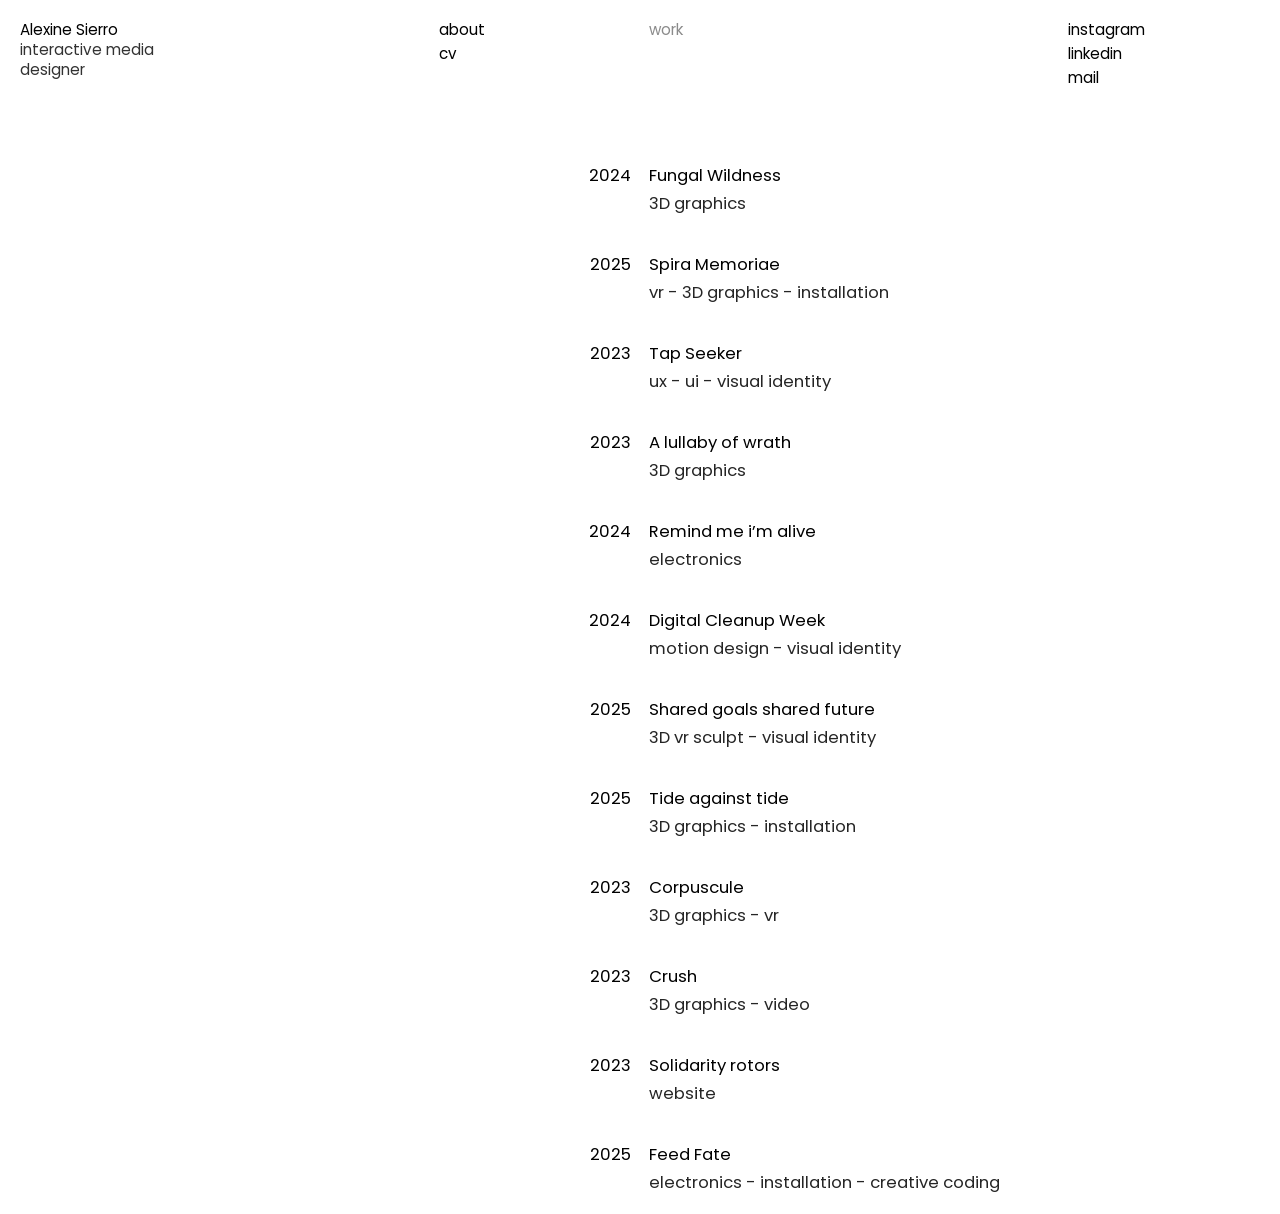
<file: index.html>
<!DOCTYPE html>
<html lang="en">
  <head>
    <meta charset="UTF-8" />
    <meta name="viewport" content="width=device-width, initial-scale=1.0" />
    <title>Alexine Sierro – interactive media designer</title>
    <link rel="stylesheet" href="./style.css" />
  </head>

  <body>
    <!-- MOBILE BLOCK MESSAGE -->
    <div class="mobile-block" aria-hidden="true">
      <p>
        Mobile version coming soon!<br />
        Try it on your laptop &lt;3
      </p>
    </div>

    <div class="layout">
      <!-- GRID (background columns) -->
      <div class="grid">
        <!-- Column 1 -->
        <div class="col col-menu">
          <div class="identity">
            <a href="./index.html" class="identity-link">
              <p class="name">Alexine Sierro</p>
              <p class="role">interactive media designer</p>
            </a>
          </div>
        </div>

        <!-- Column 2 -->
        <div class="col"></div>

        <!-- Column 3 -->
        <div class="col col-menu">
          <nav class="nav">
            <a href="#/about" data-section="about">about</a>
            <a href="#/cv" data-section="cv">cv</a>
          </nav>
        </div>

        <!-- Column 4 -->
        <div class="col col-menu">
          <nav class="nav">
            <a href="#/work" data-section="work">work</a>
          </nav>
        </div>

        <!-- Column 5 -->
        <div class="col"></div>

        <!-- Column 6 -->
        <div class="col col-menu">
          <nav class="nav">
            <a
              href="https://www.instagram.com/alex_sierro/"
              target="_blank"
              rel="noopener"
              >instagram</a
            >
            <a
              href="https://ch.linkedin.com/in/alexine-sierro-957480382"
              target="_blank"
              rel="noopener"
              >linkedin</a
            >
            <a href="mailto:sierroalex01@gmail.com?subject=%F0%9F%92%8C"
              >mail</a
            >
          </nav>
        </div>
      </div>

      <!-- OVERLAY (content that changes) -->
      <div class="overlay" aria-live="polite">
        <!-- ABOUT -->
        <div class="content about" data-content="about">
          <p>
          Alexine Sierro is an interactive media designer based in Vevey (CH), recently graduated from ECAL. Driven by an interest in visual communication and innovation, she works across 3D, interactive installations, virtual reality, and motion design. Combining visual experimentation, emerging technologies, and conceptual research, she develops distinctive visual languages and immersive experiences that challenge conventions and explore new ways of communicating concepts.
          </p>
          <p>
            Combining reflection and experimentation, she develops work that is
            conceptually rigorous and bridges form and idea.
          </p>
        </div>

        <!-- CV -->
        <div class="content cv" data-content="cv">
          <!-- COL 1: CURSUS -->
          <section class="cv-block cv-cursus">
            <h3 class="cv-title">Cursus</h3>

            <div class="cv-rows">
              <div class="cv-row">
                <div class="cv-year">August 2025 - Present</div>
                <div class="cv-text">
                  Marketing and <br />visual communication intern<br />
                  Millennium, Crissier
                </div>
              </div>
              <div class="cv-row">
                <div class="cv-year">2025</div>
                <div class="cv-text">
                  Visual &amp; media designer for theatre scene<br />
                  Avalanche studio, Montreux
                </div>
              </div>

              <div class="cv-row">
                <div class="cv-year">2022 - 2025</div>
                <div class="cv-text">
                  Bachelor in visual communication<br />
                  interactive media design option<br />
                  ECAL, Lausanne
                </div>
              </div>

              <div class="cv-row">
                <div class="cv-year">2022 - 2023 :</div>
                <div class="cv-text">
                  Event management<br />
                  association committee member<br />
                  NED, Montreux
                </div>
              </div>

              <div class="cv-row">
                <div class="cv-year">2021 - 2022</div>
                <div class="cv-text">
                  Foundation year<br />
                  interactive media design option<br />
                  ECAL, Lausanne
                </div>
              </div>

              <div class="cv-row">
                <div class="cv-year">2021</div>
                <div class="cv-text">
                  Federal baccalaureate in<br />
                  psychology<br />
                  Gymnase de Burier, La-tour-de-peilz
                </div>
              </div>

              <div class="cv-row">
                <div class="cv-year">2017</div>
                <div class="cv-text">
                  Internship in documentary<br />
                  information assistant<br />
                  Bibliothèque de Blonay
                </div>
              </div>
            </div>
          </section>

          <!-- COLS 3–4: PRESENCE -->
          <section class="cv-block cv-presence">
            <h3 class="cv-title">Presence</h3>

            <div class="cv-rows">
                <div class="cv-row">
                <div class="cv-year">2026</div>
                <div class="cv-text">MESH festival, Switzerland<br /></div>
              </div>

              <div class="cv-row">
                <div class="cv-year">2026</div>
                <div class="cv-text">
                  Art of progress prize, Switzerland<br />
                </div>
              </div>
              <div class="cv-row">
                <div class="cv-year">2025</div>
                <div class="cv-text">
                  GIFF, Switzerland<br />
                  Exhibition of her installation <br />"Spira Memoriae"
                </div>
              </div>

              <div class="cv-row">
                <div class="cv-year">2024</div>
                <div class="cv-text">
                  KIKK, Belgium<br />
                  Projection of the video clip “Crush”
                </div>
              </div>

              <div class="cv-row">
                <div class="cv-year">2024</div>
                <div class="cv-text">
                  Digital Dreams Festival, Switzerland<br />
                </div>
              </div>

              <div class="cv-row">
                <div class="cv-year">2024</div>
                <div class="cv-text">YOUR ART, Switzerland<br /></div>
              </div>

              <div class="cv-row">
                <div class="cv-year">2023</div>
                <div class="cv-text">
                  DA Z, Switzerland<br />
                  Projection of the sequence <br />
                  “A lullaby of warth”
                </div>
              </div>

              <div class="cv-row">
                <div class="cv-year">2023</div>
                <div class="cv-text">HYPEROUEST, Switzerland<br /></div>
              </div>

              <div class="cv-row">
                <div class="cv-year">2023</div>
                <div class="cv-text">
                  Numerik Games Festival, Switzerland<br />
                </div>
              </div>
            </div>
          </section>

          <!-- COL 5: NOMINATIONS -->
          <section class="cv-block cv-nominations">
            <h3 class="cv-title">Nominations</h3>

            <div class="cv-rows">
              <div class="cv-row">
                <div class="cv-year">2026</div>
                <div class="cv-text">
                  Top 10 finalist at the Art of Progress Prize for Spira
                  Memoriae
                </div>
              </div>
<div class="cv-row">
                <div class="cv-year">2026</div>
                <div class="cv-text">
                  Awarded the Bronze at the "New One Awards" for Spira Memoriae,
                  Digital Media Design category
                </div>
              </div>
              
              <div class="cv-row">
                <div class="cv-year">2025</div>
                <div class="cv-text">
                  Awarded of the “Prix Giff” for her Bachelor’s Project, Spira Memoriae
                </div>
              </div>

              <div class="cv-row">
                <div class="cv-year">2023</div>
                <div class="cv-text">
                  Selected for her visual identity for the Digital Clean-up Week, HES-SO
                </div>
              </div>
            </div>
          </section>

          <!-- COL 6 (RIGHTMOST): SKILLS (UNDER SOCIAL LINKS VISUALLY) -->
          <section class="cv-block cv-skills">
            <h3 class="cv-title">Knowledges</h3>
            <div class="cv-list">
              <p>3D imagery</p>
              <p>motion graphics</p>
              <p>creative coding</p>
              <p>ui/ux design</p>
              <p>electronics</p>
              <p>virtual reality</p>
              <p>mapping projection</p>
              <p>installation</p>
            </div>

            <h3 class="cv-title cv-title-spaced">Languages</h3>
            <div class="cv-list">
              <p>french : native</p>
              <p>english : advanced</p>
              <p>italian : basics</p>
              <p>german : basics</p>
            </div>
          </section>
        </div>

        <!-- WORK -->
        <div class="content work" data-content="work">
          <ul class="work-list">
            <!-- 2024 -->
            <li
              class="work-item"
              data-project="fungal-wildness"
              data-preview="./media/fungal-wildness/img1.png"
              data-href="./fungal-wildness.html"
            >
              <span class="year">2024</span>
              <span class="meta">
                <span class="title">Fungal Wildness</span>
                <span class="tag">3D graphics</span>
              </span>
            </li>
            <li class="work-preview" aria-hidden="true">
              <div class="preview-spacer">
                <img class="preview-inline-img" alt="" />
              </div>
            </li>

            <!-- 2023 -->
            <li
              class="work-item"
              data-project="spira-memoriae"
              data-preview="./media/Spira-memoriae/SpiraMemoriae1.jpg"
              data-href="./spira-memoriae.html"
            >
              <span class="year">2025</span>
              <span class="meta">
                <span class="title">Spira Memoriae</span>
                <span class="tag">vr - 3D graphics - installation</span>
              </span>
            </li>
            <li class="work-preview" aria-hidden="true">
              <div class="preview-spacer">
                <img class="preview-inline-img" alt="" />
              </div>
            </li>

            <li
              class="work-item"
              data-project="tap-seeker"
              data-preview="./media/tap-seeker/tap-seeker1.jpg"
              data-href="./ tap-seeker.html"
            >
              <span class="year">2023</span>
              <span class="meta">
                <span class="title">Tap Seeker</span>
                <span class="tag">ux - ui - visual identity</span>
              </span>
            </li>
            <li class="work-preview" aria-hidden="true">
              <div class="preview-spacer">
                <img class="preview-inline-img" alt="" />
              </div>
            </li>

            <li
              class="work-item"
              data-project="a-lullaby-of-warth"
              data-preview="./media/a-lullaby-of-warth/a-lullaby-of-warth-3.jpg"
              data-href="./a-lullaby-of-wrath.html"
            >
              <span class="year">2023</span>
              <span class="meta">
                <span class="title">A lullaby of wrath</span>
                <span class="tag">3D graphics</span>
              </span>
            </li>
            <li class="work-preview" aria-hidden="true">
              <div class="preview-spacer">
                <img class="preview-inline-img" alt="" />
              </div>
            </li>

            <li
              class="work-item"
              data-project="remind-me-im-alive"
              data-preview="./media/remind-me-i-m-alive/remind-me-i-m-alive1.png"
              data-href="./remind-me-im-alive.html"
            >
              <span class="year">2024</span>
              <span class="meta">
                <span class="title">Remind me i’m alive</span>
                <span class="tag">electronics</span>
              </span>
            </li>
            <li class="work-preview" aria-hidden="true">
              <div class="preview-spacer">
                <img class="preview-inline-img" alt="" />
              </div>
            </li>

            <li
              class="work-item"
              data-project="digital-cleanup-week"
              data-preview="./media/digital-cleanup-week/Digital-cleanup-week1.jpg"
              data-href="./digital-cleanup-week.html"
            >
              <span class="year">2024</span>
              <span class="meta">
                <span class="title">Digital Cleanup Week</span>
                <span class="tag">motion design - visual identity</span>
              </span>
            </li>
            <li class="work-preview" aria-hidden="true">
              <div class="preview-spacer">
                <img class="preview-inline-img" alt="" />
              </div>
            </li>

            <li
              class="work-item"
              data-project="shared-goals-shared-future"
              data-preview="./media/shared-goal-shared-future/shared-goal-shared-future1.jpg"
              data-href="./shared-goals-shared-future.html"
            >
              <span class="year">2025</span>
              <span class="meta">
                <span class="title">Shared goals shared future</span>
                <span class="tag">3D vr sculpt - visual identity</span>
              </span>
            </li>
            <li class="work-preview" aria-hidden="true">
              <div class="preview-spacer">
                <img class="preview-inline-img" alt="" />
              </div>
            </li>

            <li
              class="work-item"
              data-project="tide-against-tide"
              data-preview="./media/tide-against-tide/tide-against-tide1.jpg"
              data-href="./tide-against-tide.html"
            >
              <span class="year">2025</span>
              <span class="meta">
                <span class="title">Tide against tide</span>
                <span class="tag">3D graphics - installation</span>
              </span>
            </li>
            <li class="work-preview" aria-hidden="true">
              <div class="preview-spacer">
                <img class="preview-inline-img" alt="" />
              </div>
            </li>

            <li
              class="work-item"
              data-project="corpuscule"
              data-preview="./media/corpuscule/Corpuscule_img1.png"
              data-href="./corpuscule.html"
            >
              <span class="year">2023</span>
              <span class="meta">
                <span class="title">Corpuscule</span>
                <span class="tag">3D graphics - vr</span>
              </span>
            </li>
            <li class="work-preview" aria-hidden="true">
              <div class="preview-spacer">
                <img class="preview-inline-img" alt="" />
              </div>
            </li>

            <li
              class="work-item"
              data-project="crush"
              data-preview="./media/crush/crush1.png"
              data-href="./ crush.html"
            >
              <span class="year">2023</span>
              <span class="meta">
                <span class="title">Crush</span>
                <span class="tag">3D graphics - video</span>
              </span>
            </li>
            <li class="work-preview" aria-hidden="true">
              <div class="preview-spacer">
                <img class="preview-inline-img" alt="" />
              </div>
            </li>

            <li
              class="work-item"
              data-project="solidarity-rotors"
              data-preview="./media/solidatiry-rotors/solidarity-rotors.jpg"
              data-href="./solidarity-rotors.html"
            >
              <span class="year">2023</span>
              <span class="meta">
                <span class="title">Solidarity rotors</span>
                <span class="tag">website</span>
              </span>
            </li>
            <li class="work-preview" aria-hidden="true">
              <div class="preview-spacer">
                <img class="preview-inline-img" alt="" />
              </div>
            </li>

            <li
              class="work-item"
              data-project="feed-fate"
              data-preview="./media/Feed-fate/FF_Captures.jpg"
              data-href="./feed-fate.html"
            >
              <span class="year">2025</span>
              <span class="meta">
                <span class="title">Feed Fate</span>
                <span class="tag"
                  >electronics - installation - creative coding</span
                >
              </span>
            </li>
            <li class="work-preview" aria-hidden="true">
              <div class="preview-spacer">
                <img class="preview-inline-img" alt="" />
              </div>
            </li>
          </ul>
        </div>
      </div>
    </div>

    <script src="./script.js"></script>
  </body>
</html>
</file>
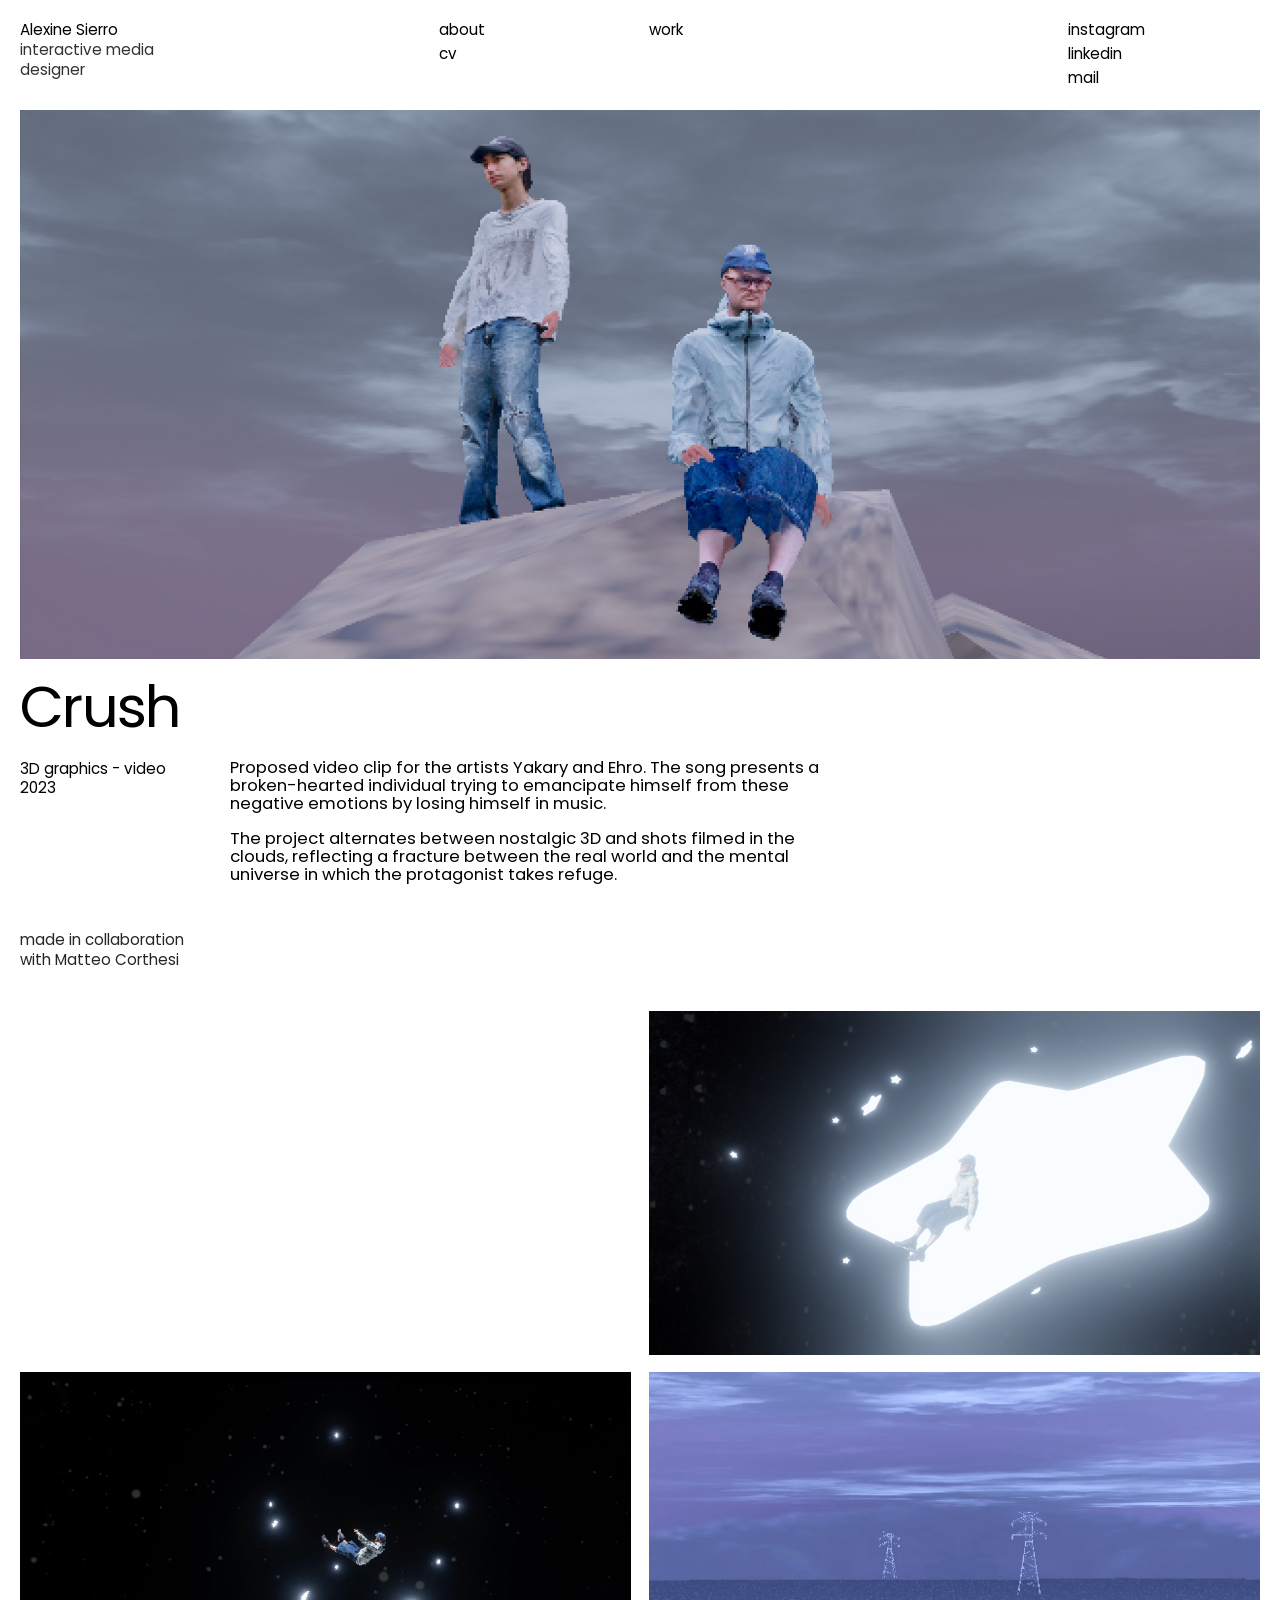
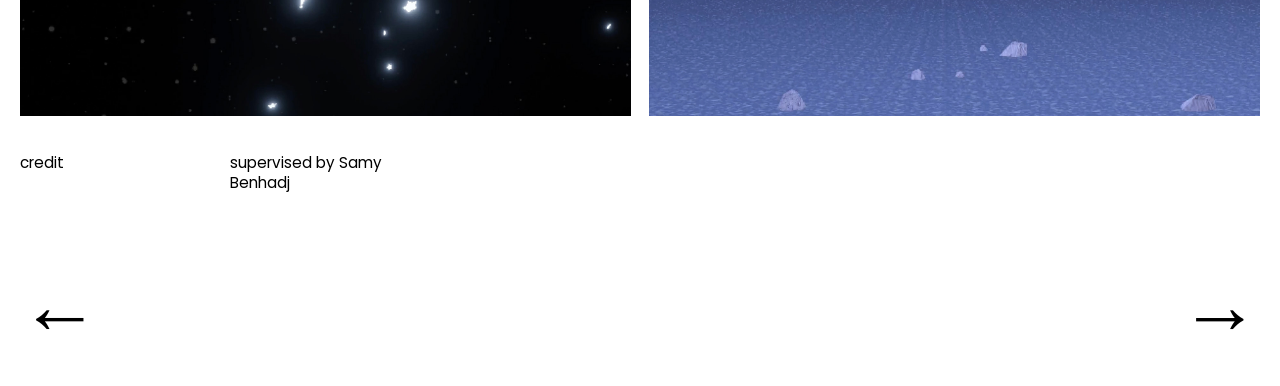
<file:  crush.html>
<!DOCTYPE html>
<html lang="en">
  <head>
    <meta charset="UTF-8" />
    <meta name="viewport" content="width=device-width, initial-scale=1.0" />
    <title>Crush – Alexine Sierro</title>
    <link rel="stylesheet" href="./style.css" />
    <script src="./script.js" defer></script>
  </head>

  <body class="is-project">
    <div class="mobile-block">
      <p>Mobile version coming soon!<br />Try it on your laptop &lt;3</p>
    </div>
    <div class="layout">
      <!-- GRID -->
      <div class="grid">
        <!-- Column 1 -->
        <div class="col col-menu">
          <div class="identity">
            <a href="./index.html" class="identity-link">
              <p class="name">Alexine Sierro</p>
              <p class="role">interactive media designer</p>
            </a>
          </div>
        </div>

        <!-- Column 2 -->
        <div class="col"></div>

        <!-- Column 3 -->
        <div class="col col-menu">
          <nav class="nav">
            <a href="./index.html#/about">about</a>
            <a href="./index.html#/cv">cv</a>
          </nav>
        </div>

        <!-- Column 4 -->
        <div class="col col-menu">
          <nav class="nav">
            <a href="./index.html#/work">work</a>
          </nav>
        </div>

        <!-- Column 5 -->
        <div class="col"></div>

        <!-- Column 6 -->
        <div class="col col-menu">
          <nav class="nav">
            <a href="https://instagram.com" target="_blank" rel="noopener"
              >instagram</a
            >
            <a href="https://linkedin.com" target="_blank" rel="noopener"
              >linkedin</a
            >
            <a href="mailto:hello@email.com">mail</a>
          </nav>
        </div>
      </div>

      <!-- OVERLAY -->
      <div class="overlay">
        <article class="project">
          <!-- HERO (TOP IMAGE = img2) -->
          <figure class="project-hero">
            <img src="./media/crush/crush1.jpg" alt="" />
          </figure>

          <!-- TITLE -->
          <h1 class="project-title">Crush</h1>

          <!-- META + TEXT -->
          <div class="project-meta">
            <div class="project-meta-left">
              <p>3D graphics - video</p>
              <p>2023</p>
            </div>

            <div class="project-meta-right">
              <p>
                Proposed video clip for the artists Yakary and Ehro. The song
                presents a broken-hearted individual trying to emancipate
                himself from these negative emotions by losing himself in music.
              </p>
              <p>
                The project alternates between nostalgic 3D and shots filmed in
                the clouds, reflecting a fracture between the real world and the
                mental universe in which the protagonist takes refuge.
              </p>
            </div>
          </div>
          <div class="project-collab">
            <p>made in collaboration with Matteo Corthesi</p>
          </div>

          <!-- BIG IMAGES (BOTTOM) -->

          <div class="project-gallery">
            <div class="project-video">
              <iframe
                src="https://www.youtube.com/embed/5sPISJ6vYn4?autoplay=1&mute=1&loop=1&playlist=xsz2r_Bp7aE&controls=1&rel=0"
                frameborder="0"
                allow="autoplay; fullscreen; picture-in-picture"
                allowfullscreen
              ></iframe>
            </div>

            <img class="gallery-right" src="./media/crush/crush2.png" alt="" />
            <img class="gallery-left" src="./media/crush/crush3.jpg" alt="" />
            <img class="gallery-right" src="./media/crush/crush4.jpg" alt="" />
          </div>

          <!-- LIGHTBOX (click image to enlarge) -->
          <div class="lightbox" id="lightbox" aria-hidden="true">
            <img class="lightbox-img" alt="" />
          </div>

          <!-- CREDITS (BOTTOM TEXTS) -->
          <div class="project-credits">
            <p class="credits-label">credit</p>
            <p class="credits-a">supervised by Samy Benhadj</p>
          </div>
          <nav class="project-nav">
            <a class="project-back-bottom arrow" href="./corpuscule.html">←</a>
            <a class="project-next arrow" href="./solidarity-rotors.html">→</a>
          </nav>
        </article>
      </div>
    </div>
  </body>
</html>
</file>
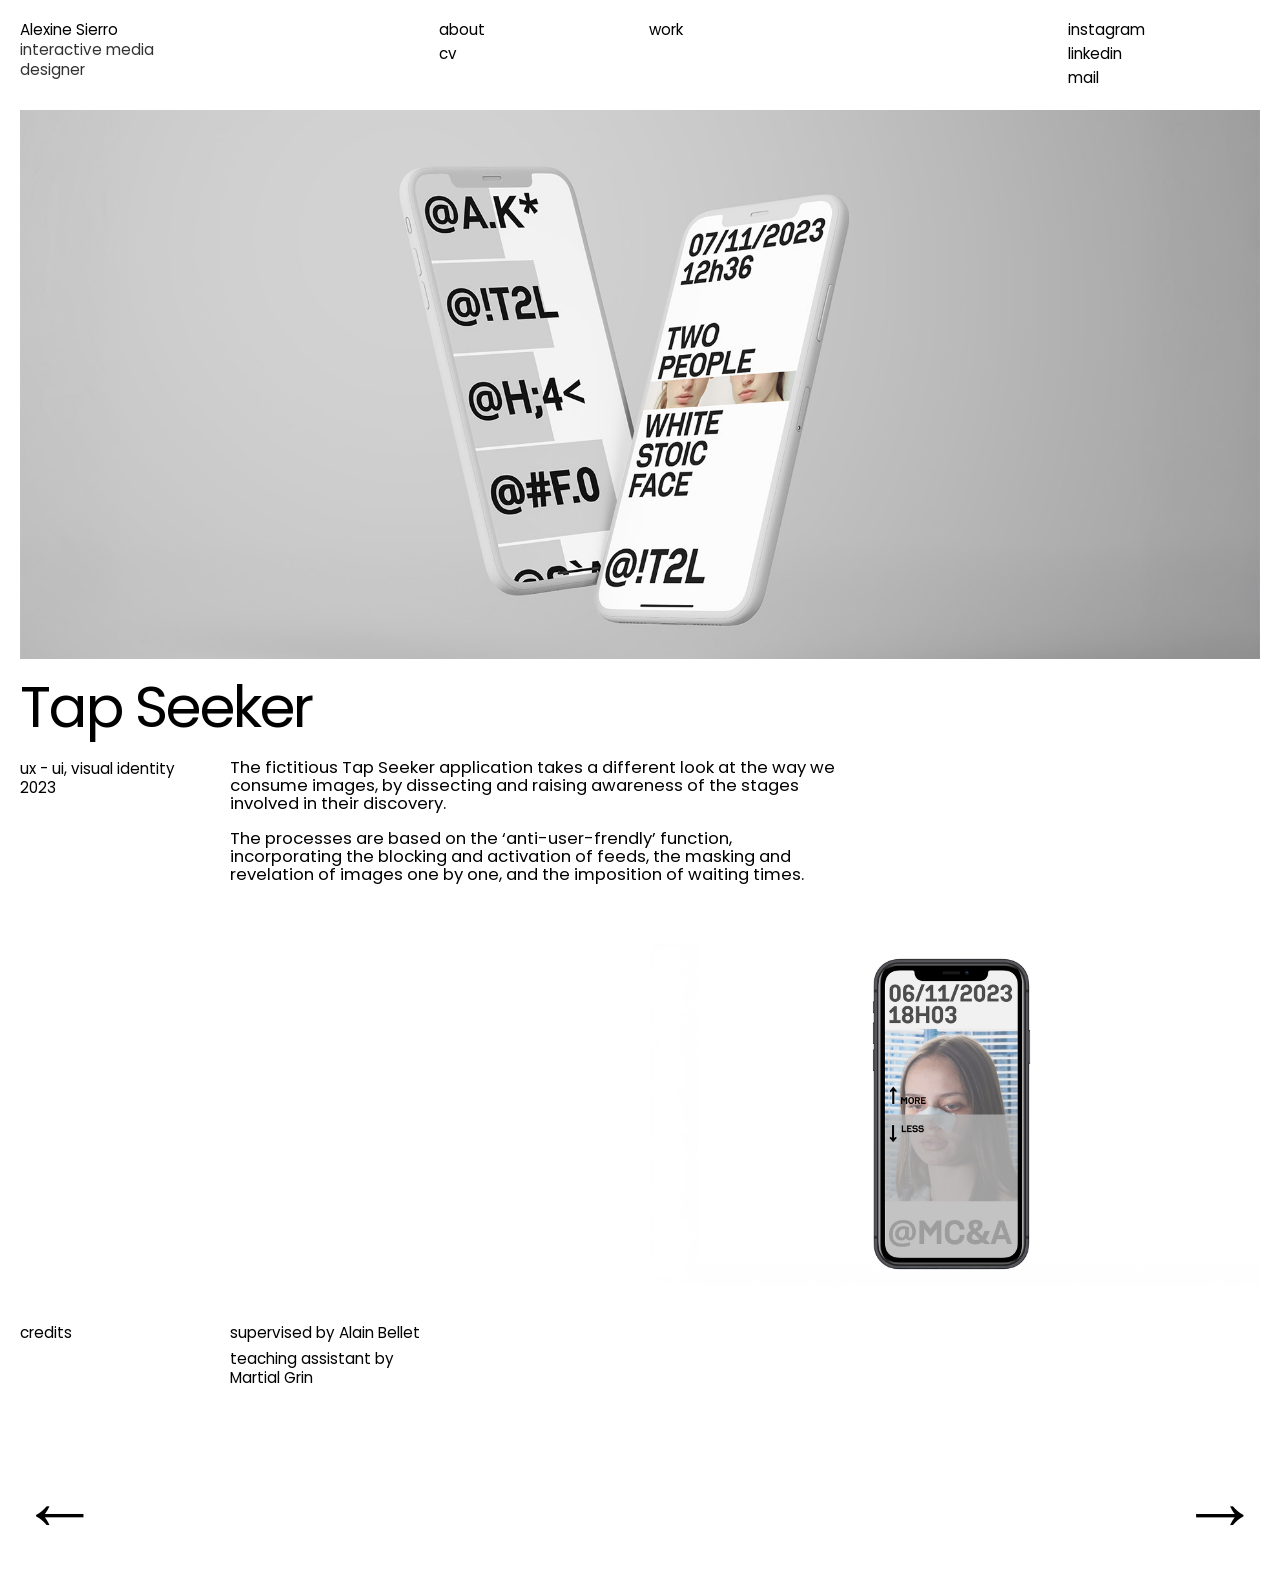
<file:  tap-seeker.html>
<!DOCTYPE html>
<html lang="en">
  <head>
    <meta charset="UTF-8" />
    <meta name="viewport" content="width=device-width, initial-scale=1.0" />
    <title>Tap Seeker – Alexine Sierro</title>
    <link rel="stylesheet" href="./style.css" />
    <script src="./script.js" defer></script>
  </head>

  <body class="is-project">
    <div class="mobile-block">
      <p>Mobile version coming soon!<br />Try it on your laptop &lt;3</p>
    </div>
    <div class="layout">
      <!-- GRID -->
      <div class="grid">
        <!-- Column 1 -->
        <div class="col col-menu">
          <div class="identity">
            <a href="./index.html" class="identity-link">
              <p class="name">Alexine Sierro</p>
              <p class="role">interactive media designer</p>
            </a>
          </div>
        </div>

        <!-- Column 2 -->
        <div class="col"></div>

        <!-- Column 3 -->
        <div class="col col-menu">
          <nav class="nav">
            <a href="./index.html#/about">about</a>
            <a href="./index.html#/cv">cv</a>
          </nav>
        </div>

        <!-- Column 4 -->
        <div class="col col-menu">
          <nav class="nav">
            <a href="./index.html#/work">work</a>
          </nav>
        </div>

        <!-- Column 5 -->
        <div class="col"></div>

        <!-- Column 6 -->
        <div class="col col-menu">
          <nav class="nav">
            <a href="https://instagram.com" target="_blank" rel="noopener"
              >instagram</a
            >
            <a href="https://linkedin.com" target="_blank" rel="noopener"
              >linkedin</a
            >
            <a href="mailto:hello@email.com">mail</a>
          </nav>
        </div>
      </div>

      <!-- OVERLAY -->
      <div class="overlay">
        <article class="project">
          <!-- HERO (TOP IMAGE = img2) -->
          <figure class="project-hero">
            <img src="./media/tap-seeker/tap-seeker3.jpg" alt="" />
          </figure>

          <!-- TITLE -->
          <h1 class="project-title">Tap Seeker</h1>

          <!-- META + TEXT -->
          <div class="project-meta">
            <div class="project-meta-left">
              <p>ux - ui, visual identity</p>
              <p>2023</p>
            </div>

            <div class="project-meta-right">
              <p>
                The fictitious Tap Seeker application takes a different look at
                the way we consume images, by dissecting and raising awareness
                of the stages involved in their discovery.
              </p>
              <p>
                The processes are based on the ‘anti-user-frendly’ function,
                incorporating the blocking and activation of feeds, the masking
                and revelation of images one by one, and the imposition of
                waiting times.
              </p>
            </div>
          </div>

          <!-- BIG IMAGES (BOTTOM) -->
          <div class="project-gallery">
            <div class="project-video">
              <iframe
                src="https://www.youtube.com/embed/ySg5zdv85cw?autoplay=1&mute=1&loop=1&playlist=ySg5zdv85cw&controls=1&rel=0"
                frameborder="0"
                allow="autoplay; fullscreen; picture-in-picture"
                allowfullscreen
              ></iframe>
            </div>

            <img
              class="gallery-right"
              src="./media/tap-seeker/tap-seeker2.jpg"
              alt=""
            />
          </div>

          <!-- LIGHTBOX (click image to enlarge) -->
          <div class="lightbox" id="lightbox" aria-hidden="true">
            <img class="lightbox-img" alt="" />
          </div>

          <!-- CREDITS (BOTTOM TEXTS) -->
          <div class="project-credits">
            <p class="credits-label">credits</p>
            <p class="credits-a">supervised by Alain Bellet</p>
            <p class="credits-b">teaching assistant by Martial Grin</p>
          </div>

          <nav class="project-nav">
            <a class="project-back-bottom arrow" href="./spira-memoriae.html"
              >←</a
            >
            <a class="project-next arrow" href="./a-lullaby-of-wrath.html">→</a>
          </nav>
        </article>
      </div>
    </div>
  </body>
</html>
</file>
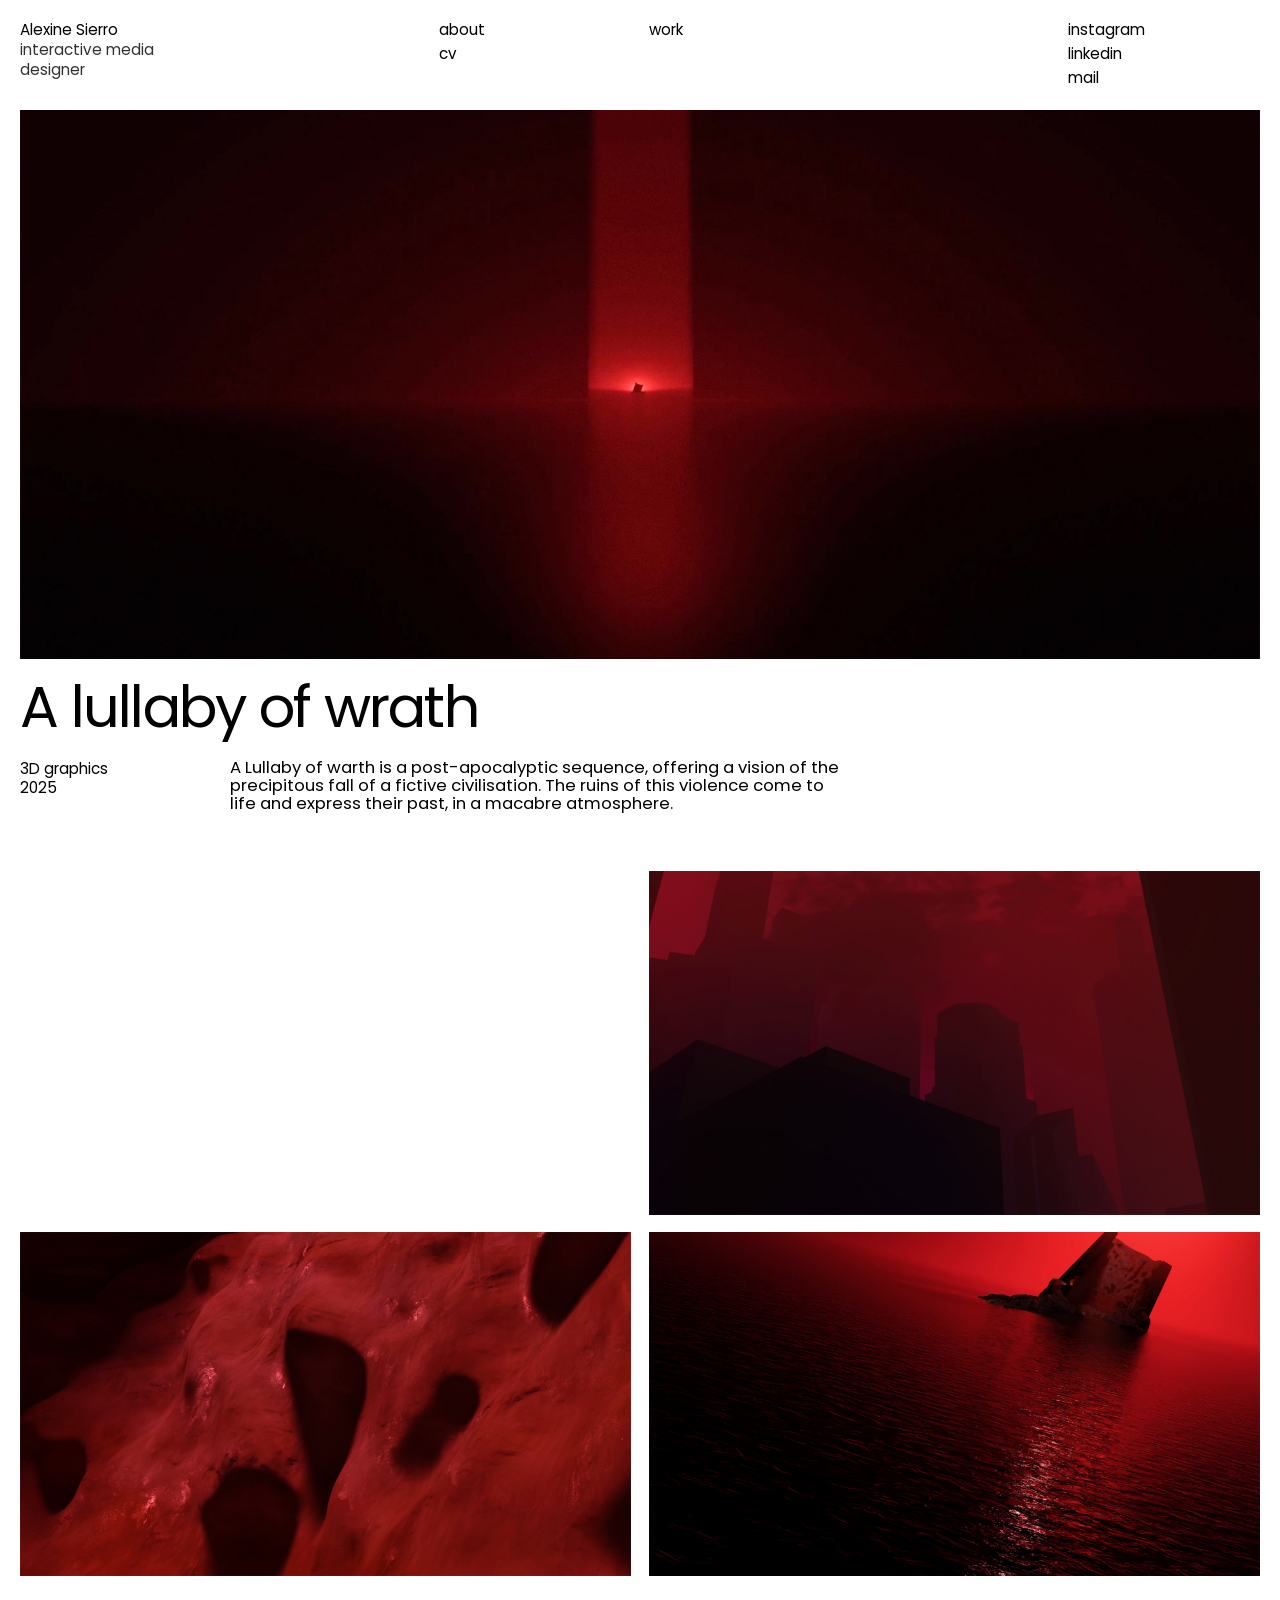
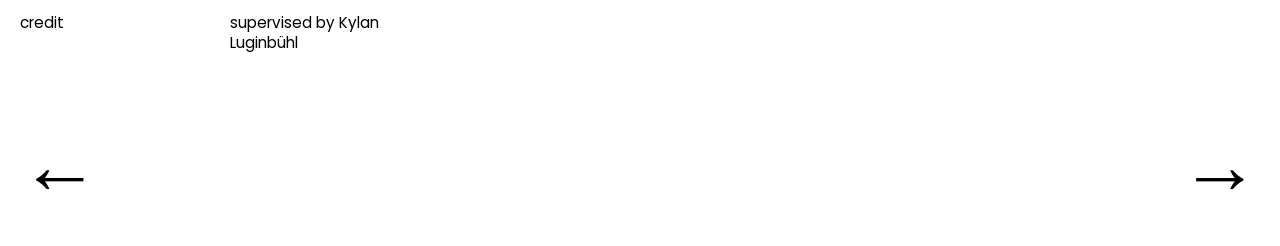
<file: a-lullaby-of-wrath.html>
<!DOCTYPE html>
<html lang="en">
  <head>
    <meta charset="UTF-8" />
    <meta name="viewport" content="width=device-width, initial-scale=1.0" />
    <title>A lullaby of warth – Alexine Sierro</title>
    <link rel="stylesheet" href="./style.css" />
    <script src="./script.js" defer></script>
  </head>

  <body class="is-project">
    <div class="mobile-block">
      <p>Mobile version coming soon!<br />Try it on your laptop &lt;3</p>
    </div>
    <div class="layout">
      <!-- GRID -->
      <div class="grid">
        <!-- Column 1 -->
        <div class="col col-menu">
          <div class="identity">
            <a href="./index.html" class="identity-link">
              <p class="name">Alexine Sierro</p>
              <p class="role">interactive media designer</p>
            </a>
          </div>
        </div>

        <!-- Column 2 -->
        <div class="col"></div>

        <!-- Column 3 -->
        <div class="col col-menu">
          <nav class="nav">
            <a href="./index.html#/about">about</a>
            <a href="./index.html#/cv">cv</a>
          </nav>
        </div>

        <!-- Column 4 -->
        <div class="col col-menu">
          <nav class="nav">
            <a href="./index.html#/work">work</a>
          </nav>
        </div>

        <!-- Column 5 -->
        <div class="col"></div>

        <!-- Column 6 -->
        <div class="col col-menu">
          <nav class="nav">
            <a href="https://instagram.com" target="_blank" rel="noopener"
              >instagram</a
            >
            <a href="https://linkedin.com" target="_blank" rel="noopener"
              >linkedin</a
            >
            <a href="mailto:hello@email.com">mail</a>
          </nav>
        </div>
      </div>

      <!-- OVERLAY -->
      <div class="overlay">
        <article class="project">
          <!-- HERO (TOP IMAGE = img2) -->
          <figure class="project-hero">
            <img
              src="./media/a-lullaby-of-warth/a-lullaby-of-warth-4.jpg"
              alt=""
            />
          </figure>

          <!-- TITLE -->
          <h1 class="project-title">A lullaby of wrath</h1>

          <!-- META + TEXT -->
          <div class="project-meta">
            <div class="project-meta-left">
              <p>3D graphics</p>
              <p>2025</p>
            </div>

            <div class="project-meta-right">
              <p>
                A Lullaby of warth is a post-apocalyptic sequence, offering a
                vision of the precipitous fall of a fictive civilisation. The
                ruins of this violence come to life and express their past, in a
                macabre atmosphere.
              </p>
            </div>
          </div>

          <!-- BIG IMAGES (BOTTOM) -->
          <div class="project-gallery">
            <div class="project-video">
              <iframe
                src="https://player.vimeo.com/video/797631494?fl=pl&fe=cm#t=1m6s"
                frameborder="0"
                allow="autoplay; fullscreen; picture-in-picture"
                allowfullscreen
              ></iframe>
            </div>

            <img
              class="gallery-right"
              src="./media/a-lullaby-of-warth/a-lullaby-of-warth-1.jpg"
              alt=""
            />

            <!-- Row 2 -->
            <img
              class="gallery-left"
              src="./media/a-lullaby-of-warth/a-lullaby-of-warth-2.jpg"
              alt=""
            />

            <img
              class="gallery-right"
              src="./media/a-lullaby-of-warth/a-lullaby-of-warth-5.jpg"
              alt=""
            />
          </div>

          <!-- LIGHTBOX (click image to enlarge) -->
          <div class="lightbox" id="lightbox" aria-hidden="true">
            <img class="lightbox-img" alt="" />
          </div>

          <!-- CREDITS (BOTTOM TEXTS) -->
          <div class="project-credits">
            <p class="credits-label">credit</p>
            <p class="credits-a">supervised by Kylan Luginbühl</p>
          </div>
          <nav class="project-nav">
            <a class="project-back-bottom arrow" href="./ tap-seeker.html">←</a>
            <a class="project-next arrow" href="./remind-me-im-alive.html">→</a>
          </nav>
        </article>
      </div>
    </div>
  </body>
</html>
</file>
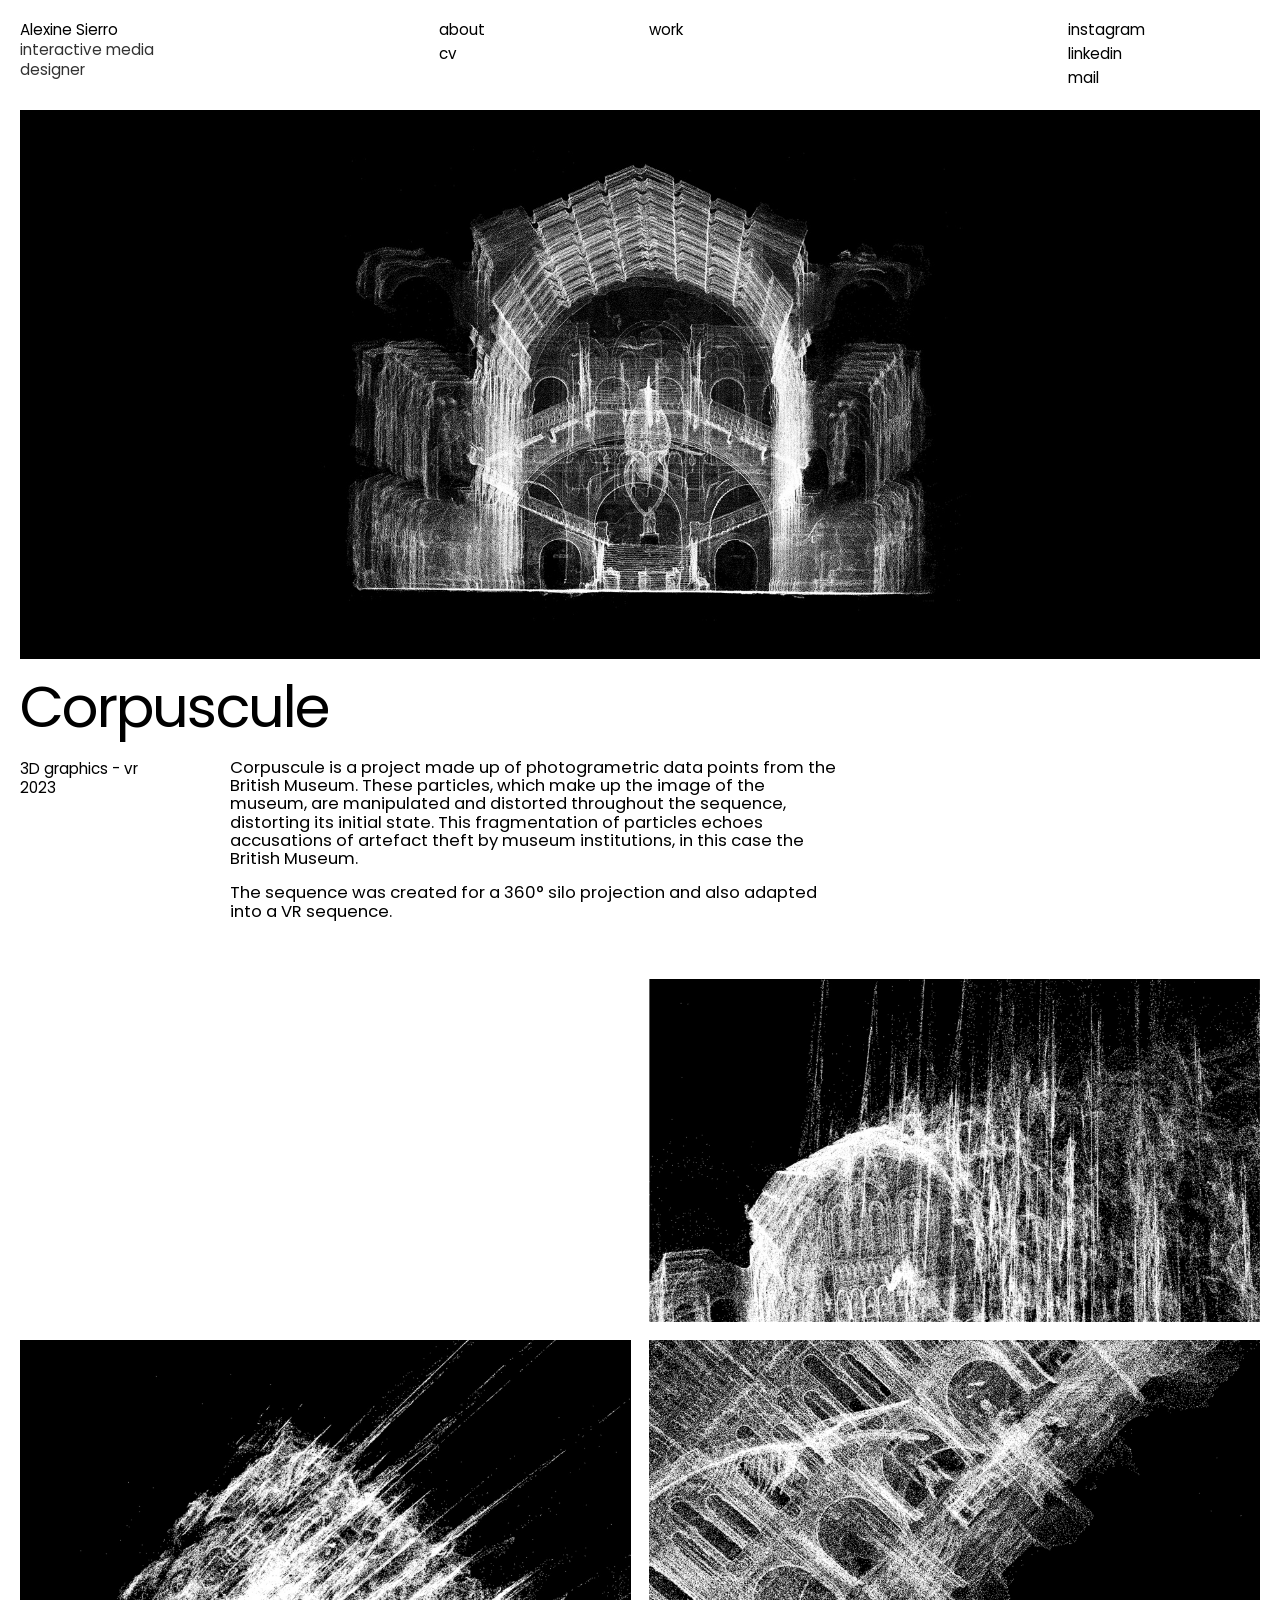
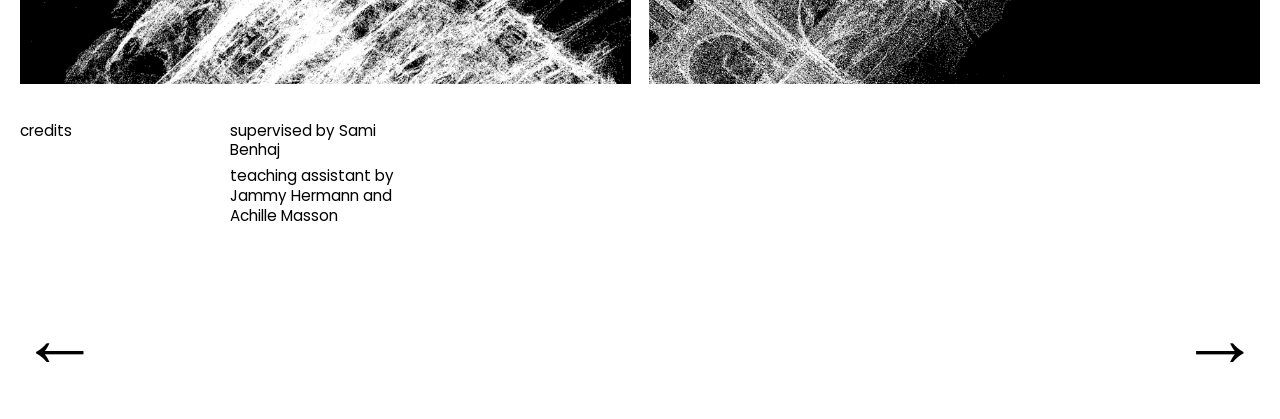
<file: corpuscule.html>
<!DOCTYPE html>
<html lang="en">
  <head>
    <meta charset="UTF-8" />
    <meta name="viewport" content="width=device-width, initial-scale=1.0" />
    <title>Corpuscule – Alexine Sierro</title>
    <link rel="stylesheet" href="./style.css" />
    <script src="./script.js" defer></script>
  </head>

  <body class="is-project">
     <div class="mobile-block">
    <p>Mobile version coming soon!<br />Try it on your laptop &lt;3</p>
  </div>
    <div class="layout">
      <!-- GRID -->
      <div class="grid">
        <!-- Column 1 -->
        <div class="col col-menu">
          <div class="identity">
            <a href="./index.html" class="identity-link">
              <p class="name">Alexine Sierro</p>
              <p class="role">interactive media designer</p>
            </a>
          </div>
        </div>

        <!-- Column 2 -->
        <div class="col"></div>

        <!-- Column 3 -->
        <div class="col col-menu">
          <nav class="nav">
            <a href="./index.html#/about">about</a>
            <a href="./index.html#/cv">cv</a>
          </nav>
        </div>

        <!-- Column 4 -->
        <div class="col col-menu">
          <nav class="nav">
            <a href="./index.html#/work">work</a>
          </nav>
        </div>

        <!-- Column 5 -->
        <div class="col"></div>

        <!-- Column 6 -->
        <div class="col col-menu">
          <nav class="nav">
            <a href="https://instagram.com" target="_blank" rel="noopener"
              >instagram</a
            >
            <a href="https://linkedin.com" target="_blank" rel="noopener"
              >linkedin</a
            >
            <a href="mailto:hello@email.com">mail</a>
          </nav>
        </div>
      </div>

      <!-- OVERLAY -->
      <div class="overlay">
        <article class="project">
          <!-- HERO (TOP IMAGE = img2) -->
          <figure class="project-hero">
            <img src="./media/corpuscule/Corpuscule_img3.jpg" alt="" />
          </figure>

          <!-- TITLE -->
          <h1 class="project-title">Corpuscule</h1>

          <!-- META + TEXT -->
          <div class="project-meta">
            <div class="project-meta-left">
              <p>3D graphics - vr</p>
              <p>2023</p>
            </div>

            <div class="project-meta-right">
              <p>
                Corpuscule is a project made up of photogrametric data points
                from the British Museum. These particles, which make up the
                image of the museum, are manipulated and distorted throughout
                the sequence, distorting its initial state. This fragmentation
                of particles echoes accusations of artefact theft by museum
                institutions, in this case the British Museum.
              </p>
              <p>
                The sequence was created for a 360° silo projection and also
                adapted into a VR sequence.
              </p>
            </div>
          </div>

          <!-- BIG IMAGES (BOTTOM) -->

          <div class="project-gallery">
            <div class="project-video">
              <iframe
                src="https://www.youtube.com/embed/cnMl-L5PJMg?autoplay=1&mute=1&loop=1&playlist=cnMl-L5PJMg&controls=1&rel=0"
"
                frameborder="0"
                allow="autoplay; fullscreen; picture-in-picture"
                allowfullscreen
              ></iframe>
            </div>

            <img
              class="gallery-right"
              src="./media/corpuscule/Corpuscule_img6.jpg"
              alt=""
            />
            <img
              class="gallery-left"
              src="./media/corpuscule/Corpuscule_img5.jpg"
              alt=""
            />
            <img
              class="gallery-right"
              src="./media/corpuscule/Corpuscule_img2.png"
              alt=""
            />
          </div>

          <!-- LIGHTBOX (click image to enlarge) -->
          <div class="lightbox" id="lightbox" aria-hidden="true">
            <img class="lightbox-img" alt="" />
          </div>

          <!-- CREDITS (BOTTOM TEXTS) -->
          <div class="project-credits">
            <p class="credits-label">credits</p>
            <p class="credits-a">supervised by Sami Benhaj</p>
            <p class="credits-b">
              teaching assistant by Jammy Hermann and Achille Masson
            </p>
          </div>
          <nav class="project-nav">
            <a class="project-back-bottom arrow" href="./tide-against-tide.html"
              >←</a
            >
            <a class="project-next arrow" href="./ crush.html">→</a>
          </nav>
        </article>
      </div>
    </div>
  </body>
</html>
</file>
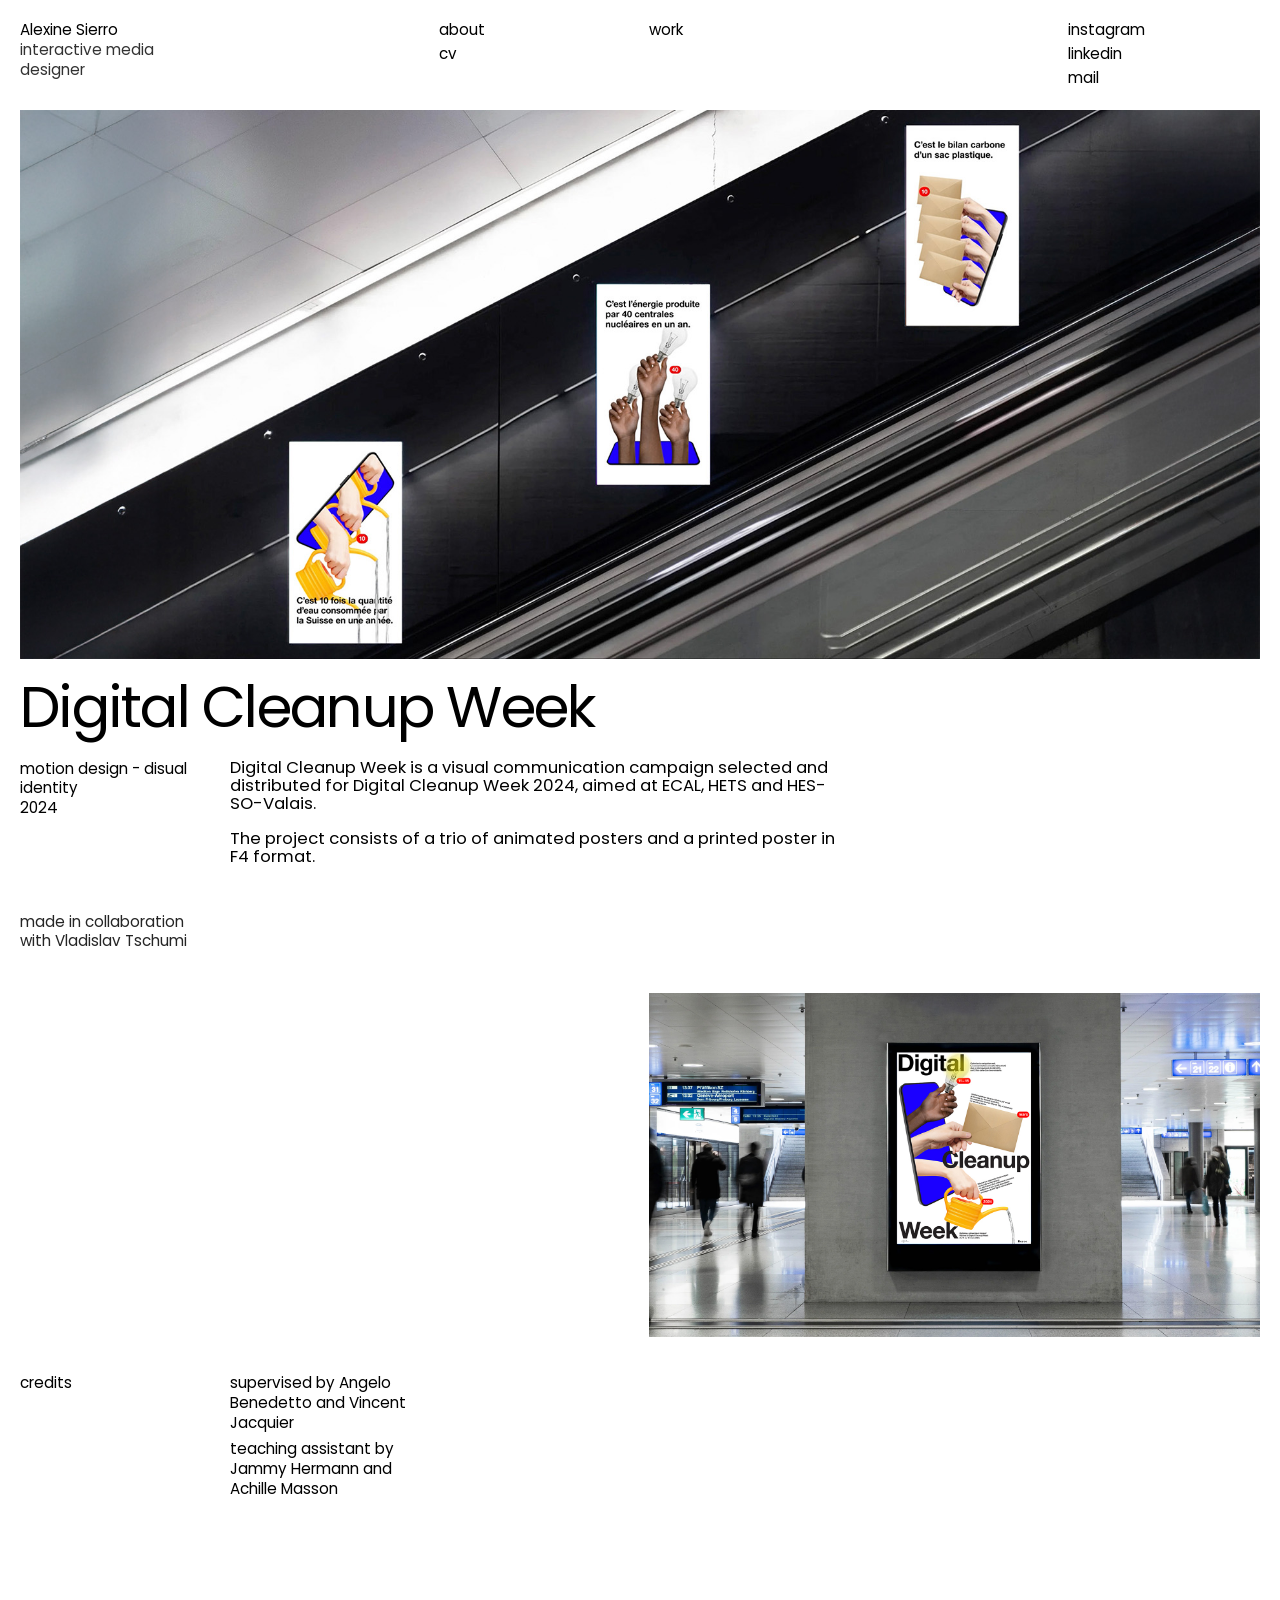
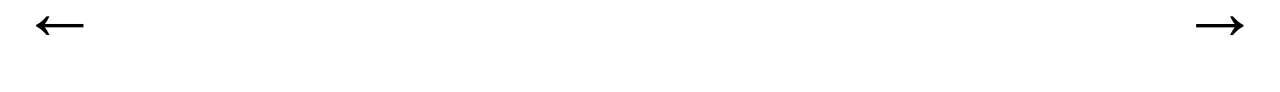
<file: digital-cleanup-week.html>
<!DOCTYPE html>
<html lang="en">
  <head>
    <meta charset="UTF-8" />
    <meta name="viewport" content="width=device-width, initial-scale=1.0" />
    <title>Digital Cleanup Week – Alexine Sierro</title>
    <link rel="stylesheet" href="./style.css" />
    <script src="./script.js" defer></script>
  </head>

  <body class="is-project">
    <div class="mobile-block">
      <p>Mobile version coming soon!<br />Try it on your laptop &lt;3</p>
    </div>
    <div class="layout">
      <!-- GRID -->
      <div class="grid">
        <!-- Column 1 -->
        <div class="col col-menu">
          <div class="identity">
            <a href="./index.html" class="identity-link">
              <p class="name">Alexine Sierro</p>
              <p class="role">interactive media designer</p>
            </a>
          </div>
        </div>

        <!-- Column 2 -->
        <div class="col"></div>

        <!-- Column 3 -->
        <div class="col col-menu">
          <nav class="nav">
            <a href="./index.html#/about">about</a>
            <a href="./index.html#/cv">cv</a>
          </nav>
        </div>

        <!-- Column 4 -->
        <div class="col col-menu">
          <nav class="nav">
            <a href="./index.html#/work">work</a>
          </nav>
        </div>

        <!-- Column 5 -->
        <div class="col"></div>

        <!-- Column 6 -->
        <div class="col col-menu">
          <nav class="nav">
            <a href="https://instagram.com" target="_blank" rel="noopener"
              >instagram</a
            >
            <a href="https://linkedin.com" target="_blank" rel="noopener"
              >linkedin</a
            >
            <a href="mailto:hello@email.com">mail</a>
          </nav>
        </div>
      </div>

      <!-- OVERLAY -->
      <div class="overlay">
        <article class="project">
          <!-- HERO (TOP IMAGE = img2) -->
          <figure class="project-hero">
            <img
              src="./media/digital-cleanup-week/Digital-cleanup-week3.jpg"
              alt=""
            />
          </figure>

          <!-- TITLE -->
          <h1 class="project-title">Digital Cleanup Week</h1>

          <!-- META + TEXT -->
          <div class="project-meta">
            <div class="project-meta-left">
              <p>motion design - disual identity</p>
              <p>2024</p>
            </div>

            <div class="project-meta-right">
              <p>
                Digital Cleanup Week is a visual communication campaign selected
                and distributed for Digital Cleanup Week 2024, aimed at ECAL,
                HETS and HES-SO-Valais.
              </p>
              <p>
                The project consists of a trio of animated posters and a printed
                poster in F4 format.
              </p>
            </div>
          </div>
          <div class="project-collab">
            <p>made in collaboration with Vladislav Tschumi</p>
          </div>

          <!-- BIG IMAGES (BOTTOM) -->
          <div class="project-gallery">
            <div class="project-video">
              <iframe
                src="https://www.youtube.com/embed/5sPISJ6vYn4?autoplay=1&mute=1&loop=1&playlist=5sPISJ6vYn4&controls=1&rel=0"
                frameborder="0"
                allow="autoplay; fullscreen; picture-in-picture"
                allowfullscreen
              ></iframe>
            </div>

            <img
              class="gallery-right"
              src="./media/digital-cleanup-week/Digital-cleanup-week1.jpg"
              alt=""
            />
          </div>

          <!-- LIGHTBOX (click image to enlarge) -->
          <div class="lightbox" id="lightbox" aria-hidden="true">
            <img class="lightbox-img" alt="" />
          </div>

          <!-- CREDITS (BOTTOM TEXTS) -->
          <div class="project-credits">
            <p class="credits-label">credits</p>
            <p class="credits-b">
              supervised by Angelo Benedetto and Vincent Jacquier
            </p>
            <p class="credits-b">
              teaching assistant by Jammy Hermann and Achille Masson
            </p>
          </div>
          <nav class="project-nav">
            <a
              class="project-back-bottom arrow"
              href="./remind-me-im-alive.html"
              >←</a
            >
            <a
              class="project-next arrow"
              href="./shared-goals-shared-future.html"
              >→</a
            >
          </nav>
        </article>
      </div>
    </div>
  </body>
</html>
</file>
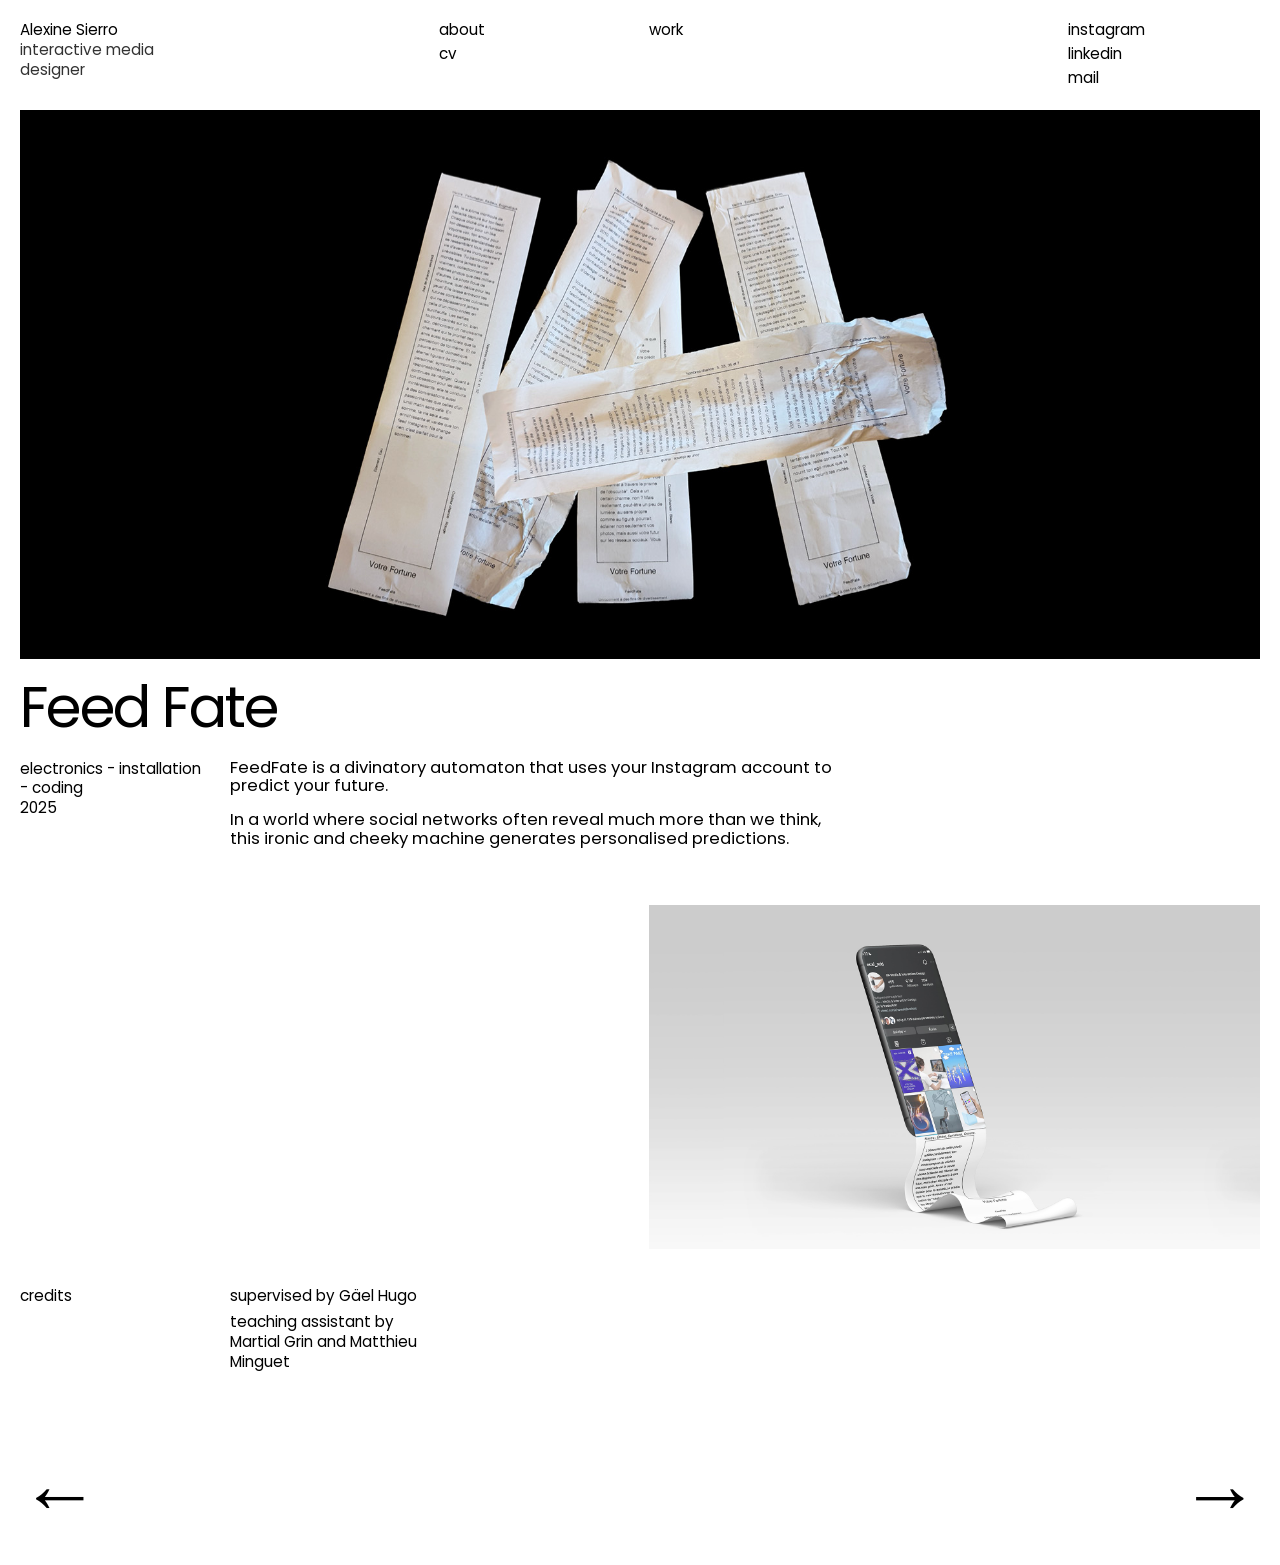
<file: feed-fate.html>
<!DOCTYPE html>
<html lang="en">
  <head>
    <meta charset="UTF-8" />
    <meta name="viewport" content="width=device-width, initial-scale=1.0" />
    <title>Freed Fate – Alexine Sierro</title>
    <link rel="stylesheet" href="./style.css" />
    <script src="./script.js" defer></script>
  </head>

  <body class="is-project">
    <div class="mobile-block">
      <p>Mobile version coming soon!<br />Try it on your laptop &lt;3</p>
    </div>
    <div class="layout">
      <!-- GRID -->
      <div class="grid">
        <!-- Column 1 -->
        <div class="col col-menu">
          <div class="identity">
            <a href="./index.html" class="identity-link">
              <p class="name">Alexine Sierro</p>
              <p class="role">interactive media designer</p>
            </a>
          </div>
        </div>

        <!-- Column 2 -->
        <div class="col"></div>

        <!-- Column 3 -->
        <div class="col col-menu">
          <nav class="nav">
            <a href="./index.html#/about">about</a>
            <a href="./index.html#/cv">cv</a>
          </nav>
        </div>

        <!-- Column 4 -->
        <div class="col col-menu">
          <nav class="nav">
            <a href="./index.html#/work">work</a>
          </nav>
        </div>

        <!-- Column 5 -->
        <div class="col"></div>

        <!-- Column 6 -->
        <div class="col col-menu">
          <nav class="nav">
            <a href="https://instagram.com" target="_blank" rel="noopener"
              >instagram</a
            >
            <a href="https://linkedin.com" target="_blank" rel="noopener"
              >linkedin</a
            >
            <a href="mailto:hello@email.com">mail</a>
          </nav>
        </div>
      </div>

      <!-- OVERLAY -->
      <div class="overlay">
        <article class="project">
          <!-- HERO (TOP IMAGE = img2) -->
          <figure class="project-hero">
            <img src="./media/Feed-fate/feed-fate1.jpg" alt="" />
          </figure>

          <!-- TITLE -->
          <h1 class="project-title">Feed Fate</h1>

          <!-- META + TEXT -->
          <div class="project-meta">
            <div class="project-meta-left">
              <p>electronics - installation - coding</p>
              <p>2025</p>
            </div>

            <div class="project-meta-right">
              <p>
                FeedFate is a divinatory automaton that uses your Instagram
                account to predict your future.
              </p>
              <p>
                In a world where social networks often reveal much more than we
                think, this ironic and cheeky machine generates personalised
                predictions.
              </p>
            </div>
          </div>

          <!-- BIG IMAGES (BOTTOM) -->

          <div class="project-gallery">
            <div class="project-video">
              <iframe
                src="https://www.youtube.com/embed/5sPISJ6vYn4?autoplay=1&mute=1&loop=1&playlist=PP9g5AsXLtE&controls=1&rel=0
"
                frameborder="0"
                allow="autoplay; fullscreen; picture-in-picture"
                allowfullscreen
              ></iframe>
            </div>

            <img
              class="gallery-right"
              src="./media/Feed-fate/feed-fate2.jpg"
              alt=""
            />
          </div>

          <!-- LIGHTBOX (click image to enlarge) -->
          <div class="lightbox" id="lightbox" aria-hidden="true">
            <img class="lightbox-img" alt="" />
          </div>

          <!-- CREDITS (BOTTOM TEXTS) -->
          <div class="project-credits">
            <p class="credits-label">credits</p>
            <p class="credits-a">supervised by Gäel Hugo</p>
            <p class="credits-b">
              teaching assistant by Martial Grin and Matthieu Minguet
            </p>
          </div>
          <nav class="project-nav">
            <a class="project-back-bottom arrow" href="./solidarity-rotors.html"
              >←</a
            >
            <a class="project-next arrow" href="./index.html">→</a>
          </nav>
        </article>
      </div>
    </div>
  </body>
</html>
</file>
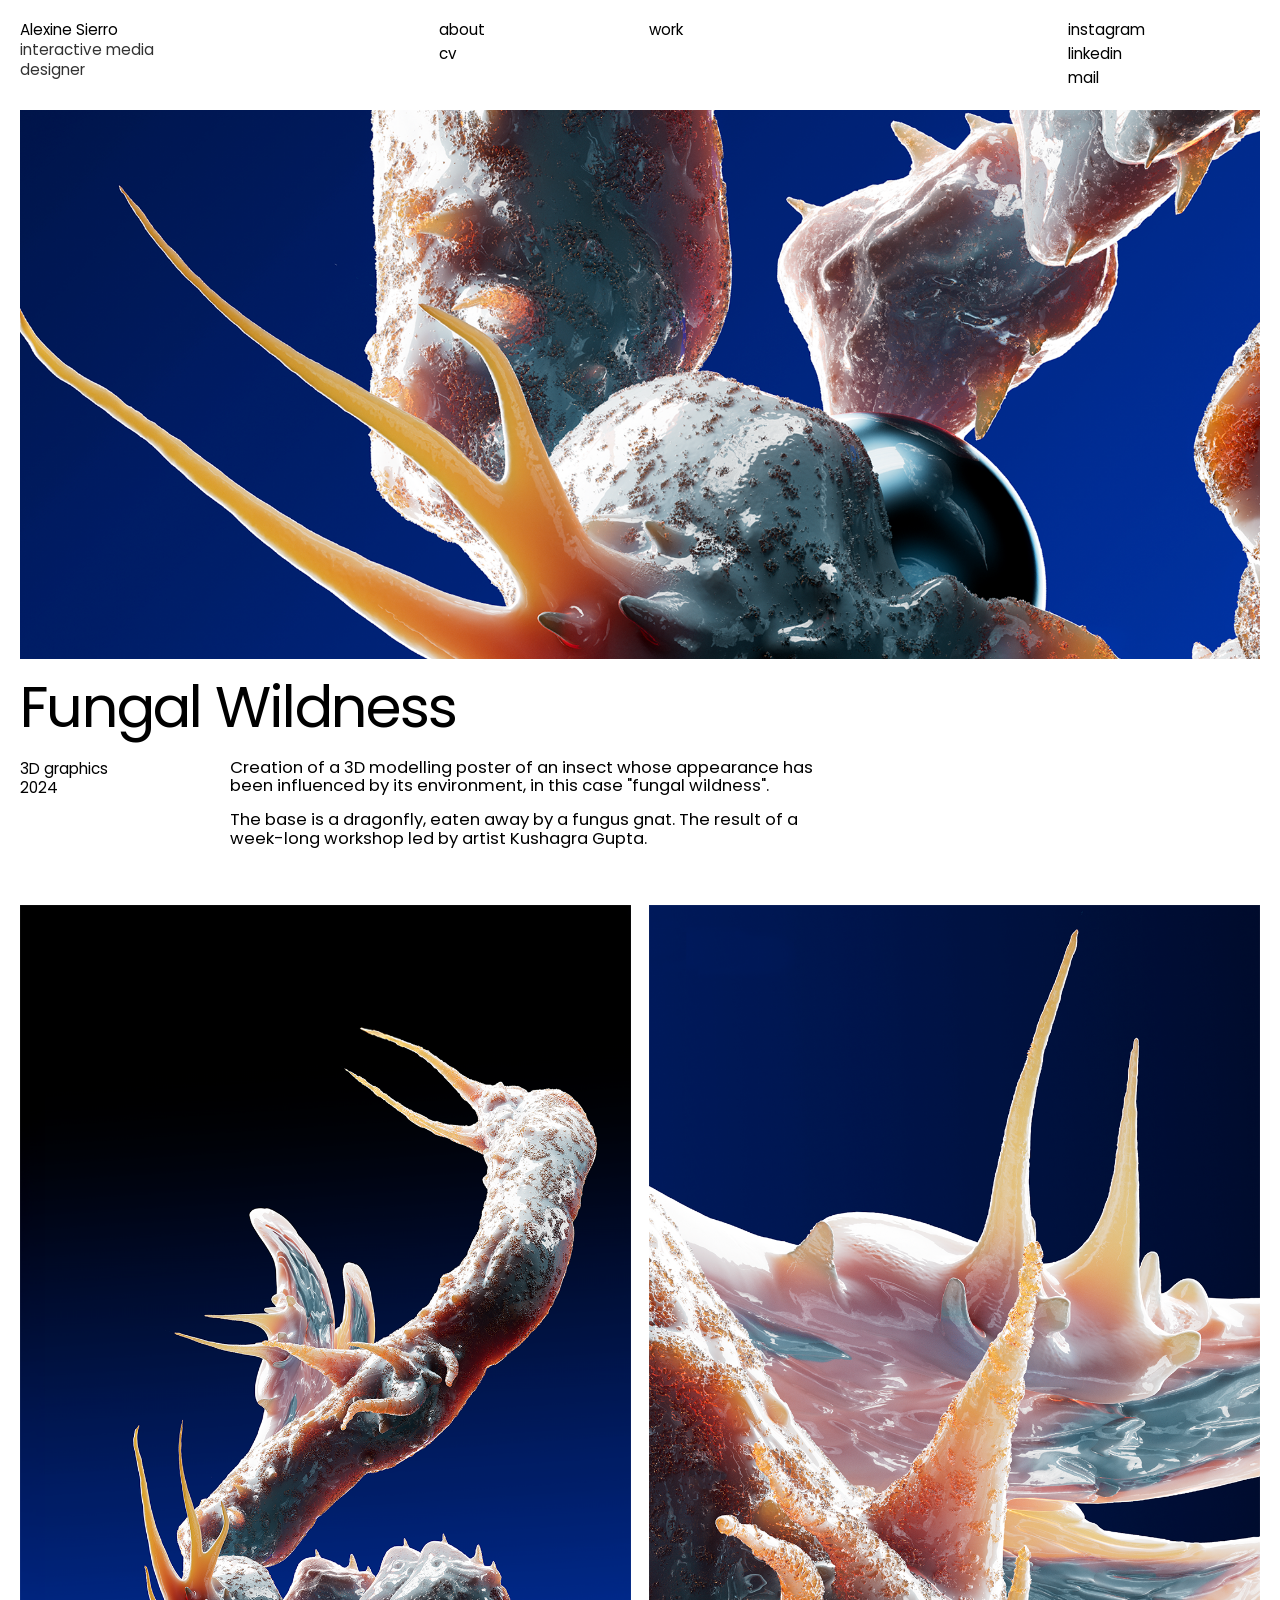
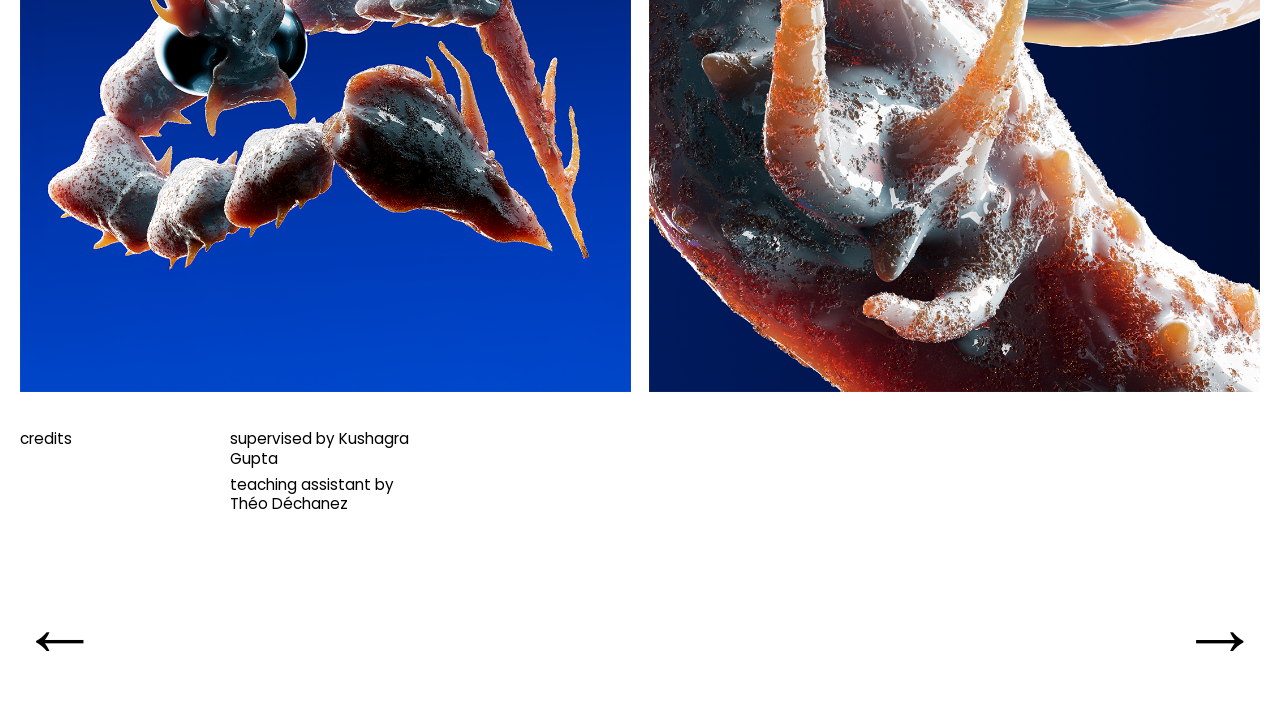
<file: fungal-wildness.html>
<!DOCTYPE html>
<html lang="en">
  <head>
    <meta charset="UTF-8" />
    <meta name="viewport" content="width=device-width, initial-scale=1.0" />
    <title>Fungal Wildness – Alexine Sierro</title>
    <link rel="stylesheet" href="./style.css" />
    <script src="./script.js" defer></script>
  </head>

  <body class="is-project">
    <div class="mobile-block">
      <p>Mobile version coming soon!<br />Try it on your laptop &lt;3</p>
    </div>
    <div class="layout">
      <!-- GRID -->
      <div class="grid">
        <!-- Column 1 -->
        <div class="col col-menu">
          <div class="identity">
            <a href="./index.html" class="identity-link">
              <p class="name">Alexine Sierro</p>
              <p class="role">interactive media designer</p>
            </a>
          </div>
        </div>

        <!-- Column 2 -->
        <div class="col"></div>

        <!-- Column 3 -->
        <div class="col col-menu">
          <nav class="nav">
            <a href="./index.html#/about">about</a>
            <a href="./index.html#/cv">cv</a>
          </nav>
        </div>

        <!-- Column 4 -->
        <div class="col col-menu">
          <nav class="nav">
            <a href="./index.html#/work">work</a>
          </nav>
        </div>

        <!-- Column 5 -->
        <div class="col"></div>

        <!-- Column 6 -->
        <div class="col col-menu">
          <nav class="nav">
            <a href="https://instagram.com" target="_blank" rel="noopener"
              >instagram</a
            >
            <a href="https://linkedin.com" target="_blank" rel="noopener"
              >linkedin</a
            >
            <a href="mailto:hello@email.com">mail</a>
          </nav>
        </div>
      </div>

      <!-- OVERLAY -->
      <div class="overlay">
        <article class="project">
          <!-- HERO (TOP IMAGE = img2) -->
          <figure class="project-hero">
            <img src="./media/fungal-wildness/img3.png" alt="" />
          </figure>

          <!-- TITLE -->
          <h1 class="project-title">Fungal Wildness</h1>

          <!-- META + TEXT -->
          <div class="project-meta">
            <div class="project-meta-left">
              <p>3D graphics</p>
              <p>2024</p>
            </div>

            <div class="project-meta-right">
              <p>
                Creation of a 3D modelling poster of an insect whose appearance
                has been influenced by its environment, in this case "fungal
                wildness".
              </p>
              <p>
                The base is a dragonfly, eaten away by a fungus gnat. The result
                of a week-long workshop led by artist Kushagra Gupta.
              </p>
            </div>
          </div>

          <!-- BIG IMAGES (BOTTOM) -->
          <div class="project-gallery">
            <img
              class="gallery-left"
              src="./media/fungal-wildness/img1.png"
              alt=""
            />
            <img
              class="gallery-right"
              src="./media/fungal-wildness/img2.png"
              alt=""
            />
          </div>

          <!-- LIGHTBOX (click image to enlarge) -->
          <div class="lightbox" id="lightbox" aria-hidden="true">
            <img class="lightbox-img" alt="" />
          </div>

          <!-- CREDITS (BOTTOM TEXTS) -->
          <div class="project-credits">
            <p class="credits-label">credits</p>
            <p class="credits-a">supervised by Kushagra Gupta</p>
            <p class="credits-b">teaching assistant by Théo Déchanez</p>
          </div>
          <nav class="project-nav">
            <a class="project-back-bottom arrow" href="./index.html#/work">←</a>
            <a class="project-next arrow" href="./spira-memoriae.html">→</a>
          </nav>
        </article>
      </div>
    </div>
  </body>
</html>
</file>
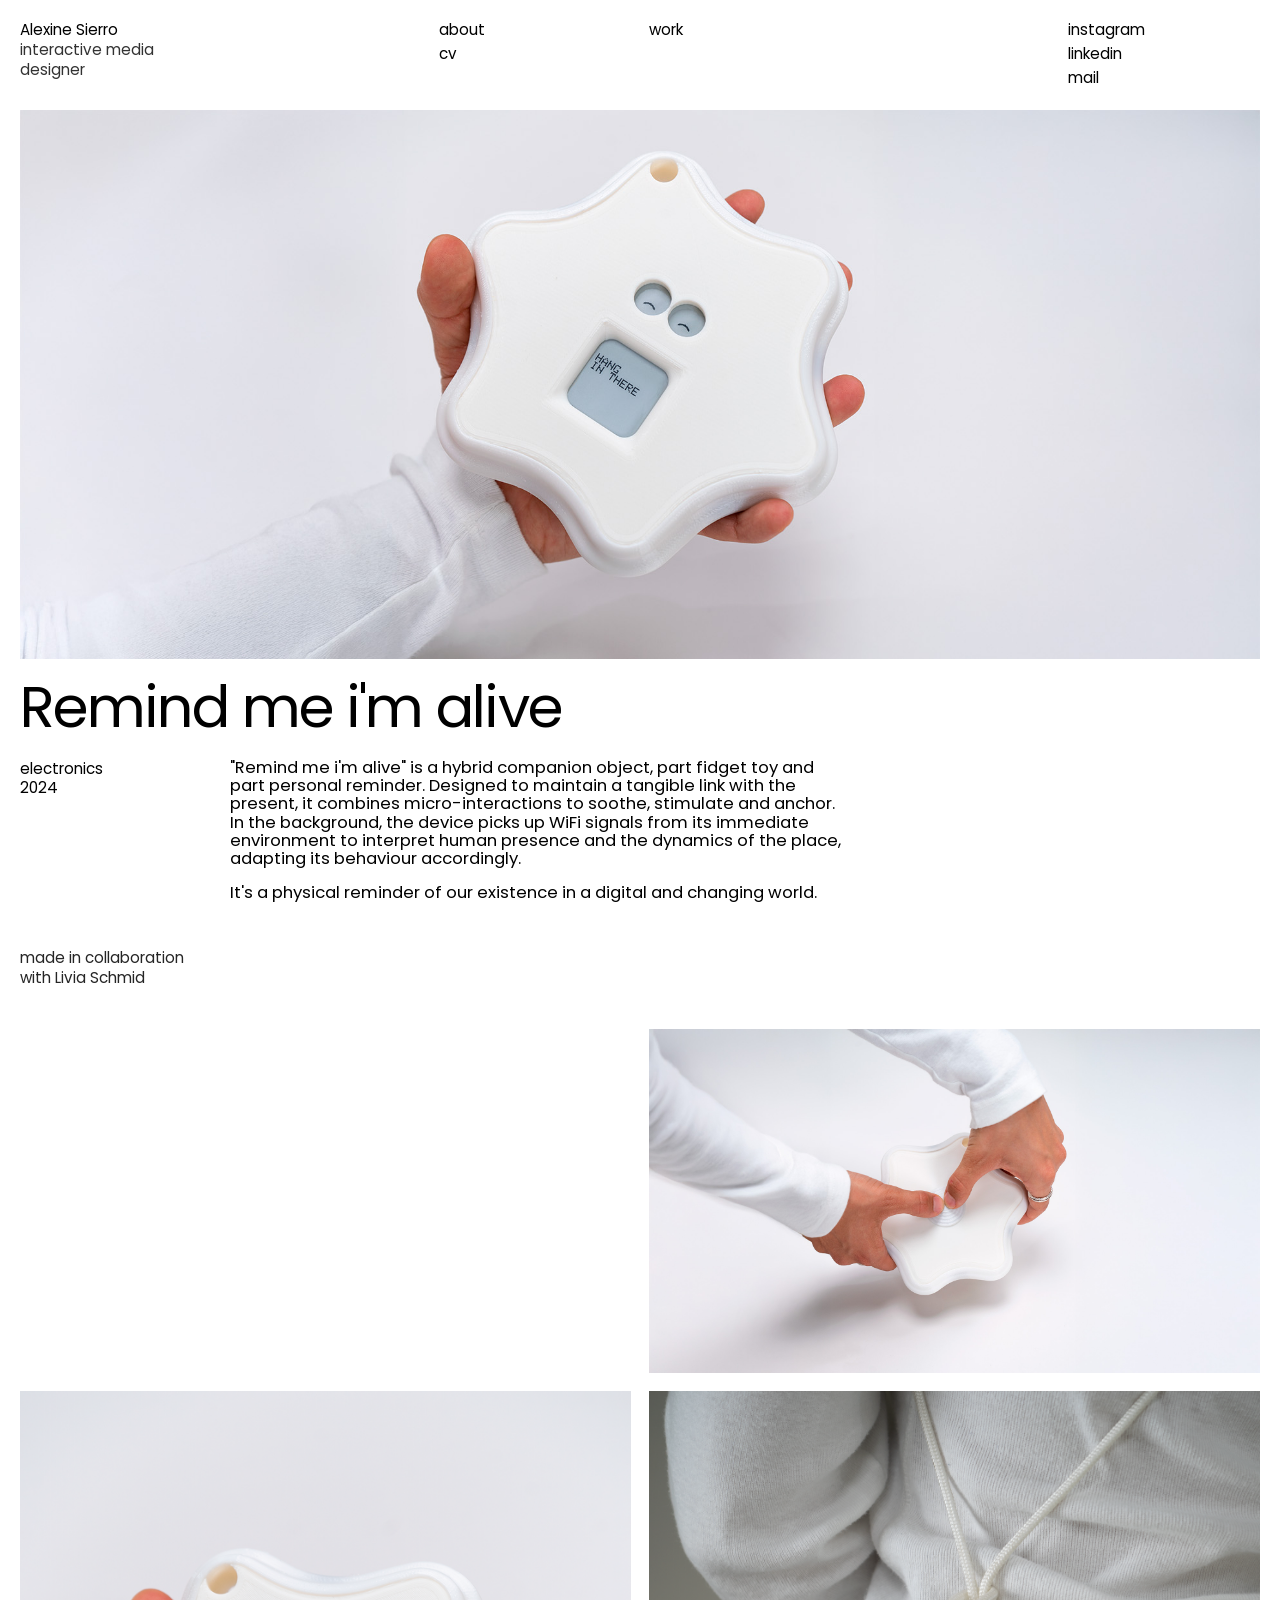
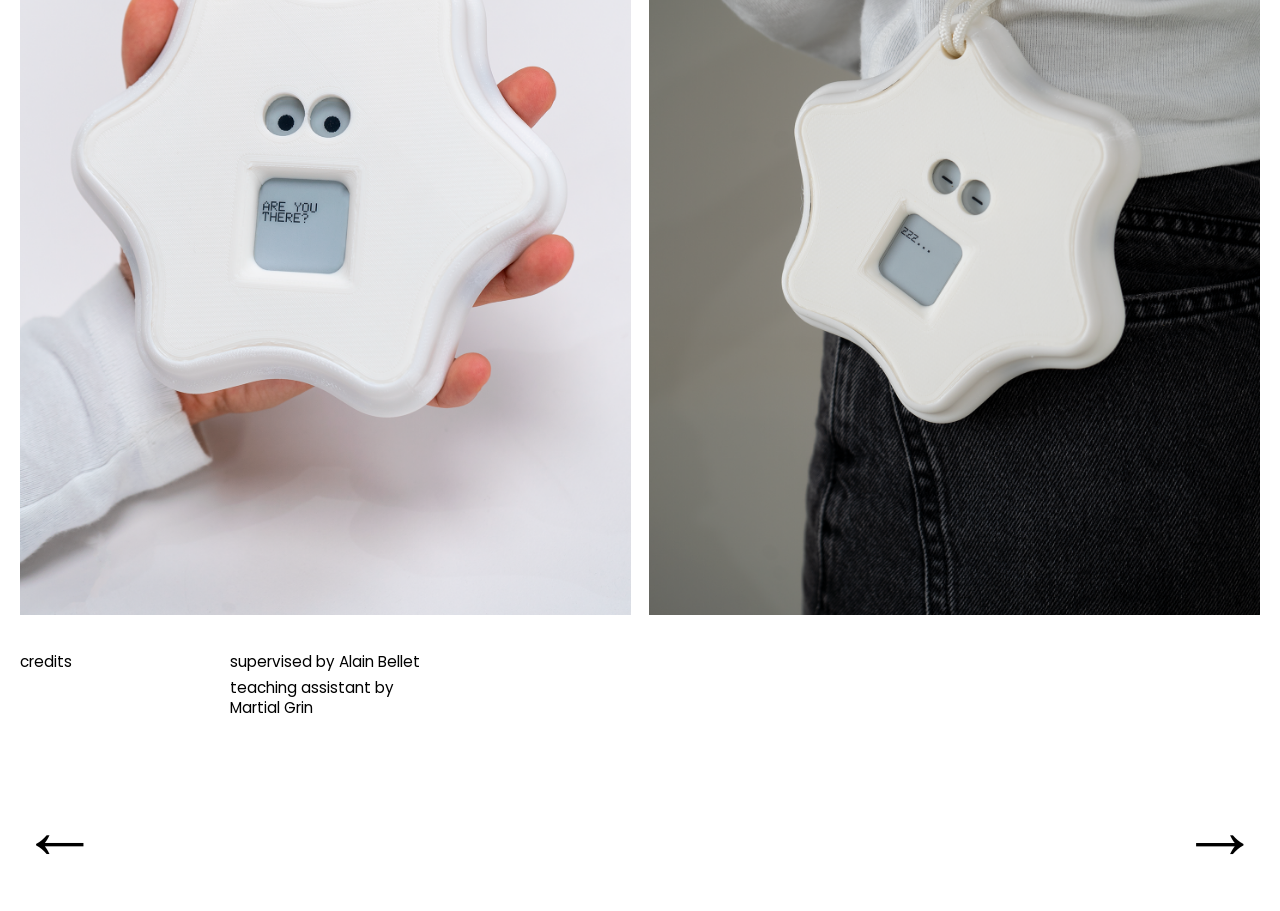
<file: remind-me-im-alive.html>
<!DOCTYPE html>
<html lang="en">
  <head>
    <meta charset="UTF-8" />
    <meta name="viewport" content="width=device-width, initial-scale=1.0" />
    <title>Remind me i'm alive – Alexine Sierro</title>
    <link rel="stylesheet" href="./style.css" />
    <script src="./script.js" defer></script>
  </head>

  <body class="is-project">
    <div class="mobile-block">
      <p>Mobile version coming soon!<br />Try it on your laptop &lt;3</p>
    </div>
    <div class="layout">
      <!-- GRID -->
      <div class="grid">
        <!-- Column 1 -->
        <div class="col col-menu">
          <div class="identity">
            <a href="./index.html" class="identity-link">
              <p class="name">Alexine Sierro</p>
              <p class="role">interactive media designer</p>
            </a>
          </div>
        </div>

        <!-- Column 2 -->
        <div class="col"></div>

        <!-- Column 3 -->
        <div class="col col-menu">
          <nav class="nav">
            <a href="./index.html#/about">about</a>
            <a href="./index.html#/cv">cv</a>
          </nav>
        </div>

        <!-- Column 4 -->
        <div class="col col-menu">
          <nav class="nav">
            <a href="./index.html#/work">work</a>
          </nav>
        </div>

        <!-- Column 5 -->
        <div class="col"></div>

        <!-- Column 6 -->
        <div class="col col-menu">
          <nav class="nav">
            <a href="https://instagram.com" target="_blank" rel="noopener"
              >instagram</a
            >
            <a href="https://linkedin.com" target="_blank" rel="noopener"
              >linkedin</a
            >
            <a href="mailto:hello@email.com">mail</a>
          </nav>
        </div>
      </div>

      <!-- OVERLAY -->
      <div class="overlay">
        <article class="project">
          <!-- HERO (TOP IMAGE = img2) -->
          <figure class="project-hero">
            <img
              src="./media/remind-me-i-m-alive/remind-me-i-m-alive3.jpg"
              alt=""
            />
          </figure>

          <!-- TITLE -->
          <h1 class="project-title">Remind me i'm alive</h1>

          <!-- META + TEXT -->
          <div class="project-meta">
            <div class="project-meta-left">
              <p>electronics</p>
              <p>2024</p>
            </div>

            <div class="project-meta-right">
              <p>
                "Remind me i'm alive" is a hybrid companion object, part fidget
                toy and part personal reminder. Designed to maintain a tangible
                link with the present, it combines micro-interactions to soothe,
                stimulate and anchor. In the background, the device picks up
                WiFi signals from its immediate environment to interpret human
                presence and the dynamics of the place, adapting its behaviour
                accordingly.
              </p>
              <p>
                It's a physical reminder of our existence in a digital and
                changing world.
              </p>
            </div>
          </div>
          <div class="project-collab">
            <p>made in collaboration with Livia Schmid</p>
          </div>

          <!-- BIG IMAGES (BOTTOM) -->
          <div class="project-gallery">
            <div class="project-video">
              <iframe
                src="https://www.youtube.com/embed/0Rf5BmzQmbE?autoplay=1&mute=1&loop=1&playlist=0Rf5BmzQmbE&controls=1&rel=0"
                frameborder="0"
                allow="autoplay; fullscreen; picture-in-picture"
                allowfullscreen
              ></iframe>
            </div>

            <img
              class="gallery-right"
              src="./media/remind-me-i-m-alive/remind-me-i-m-alive4.jpg"
              alt=""
            />

            <!-- Row 2 -->
            <img
              class="gallery-left"
              src="./media/remind-me-i-m-alive/remind-me-i-m-alive1.png"
              alt=""
            />

            <img
              class="gallery-right"
              src="./media/remind-me-i-m-alive/remind-me-i-m-alive5.png"
              alt=""
            />
          </div>

          <!-- LIGHTBOX (click image to enlarge) -->
          <div class="lightbox" id="lightbox" aria-hidden="true">
            <img class="lightbox-img" alt="" />
          </div>

          <!-- CREDITS (BOTTOM TEXTS) -->
          <div class="project-credits">
            <p class="credits-label">credits</p>
            <p class="credits-a">supervised by Alain Bellet</p>
            <p class="credits-b">teaching assistant by Martial Grin</p>
          </div>
          <nav class="project-nav">
            <a
              class="project-back-bottom arrow"
              href="./a-lullaby-of-wrath.html"
              >←</a
            >
            <a class="project-next arrow" href="./digital-cleanup-week.html"
              >→</a
            >
          </nav>
        </article>
      </div>
    </div>
  </body>
</html>
</file>
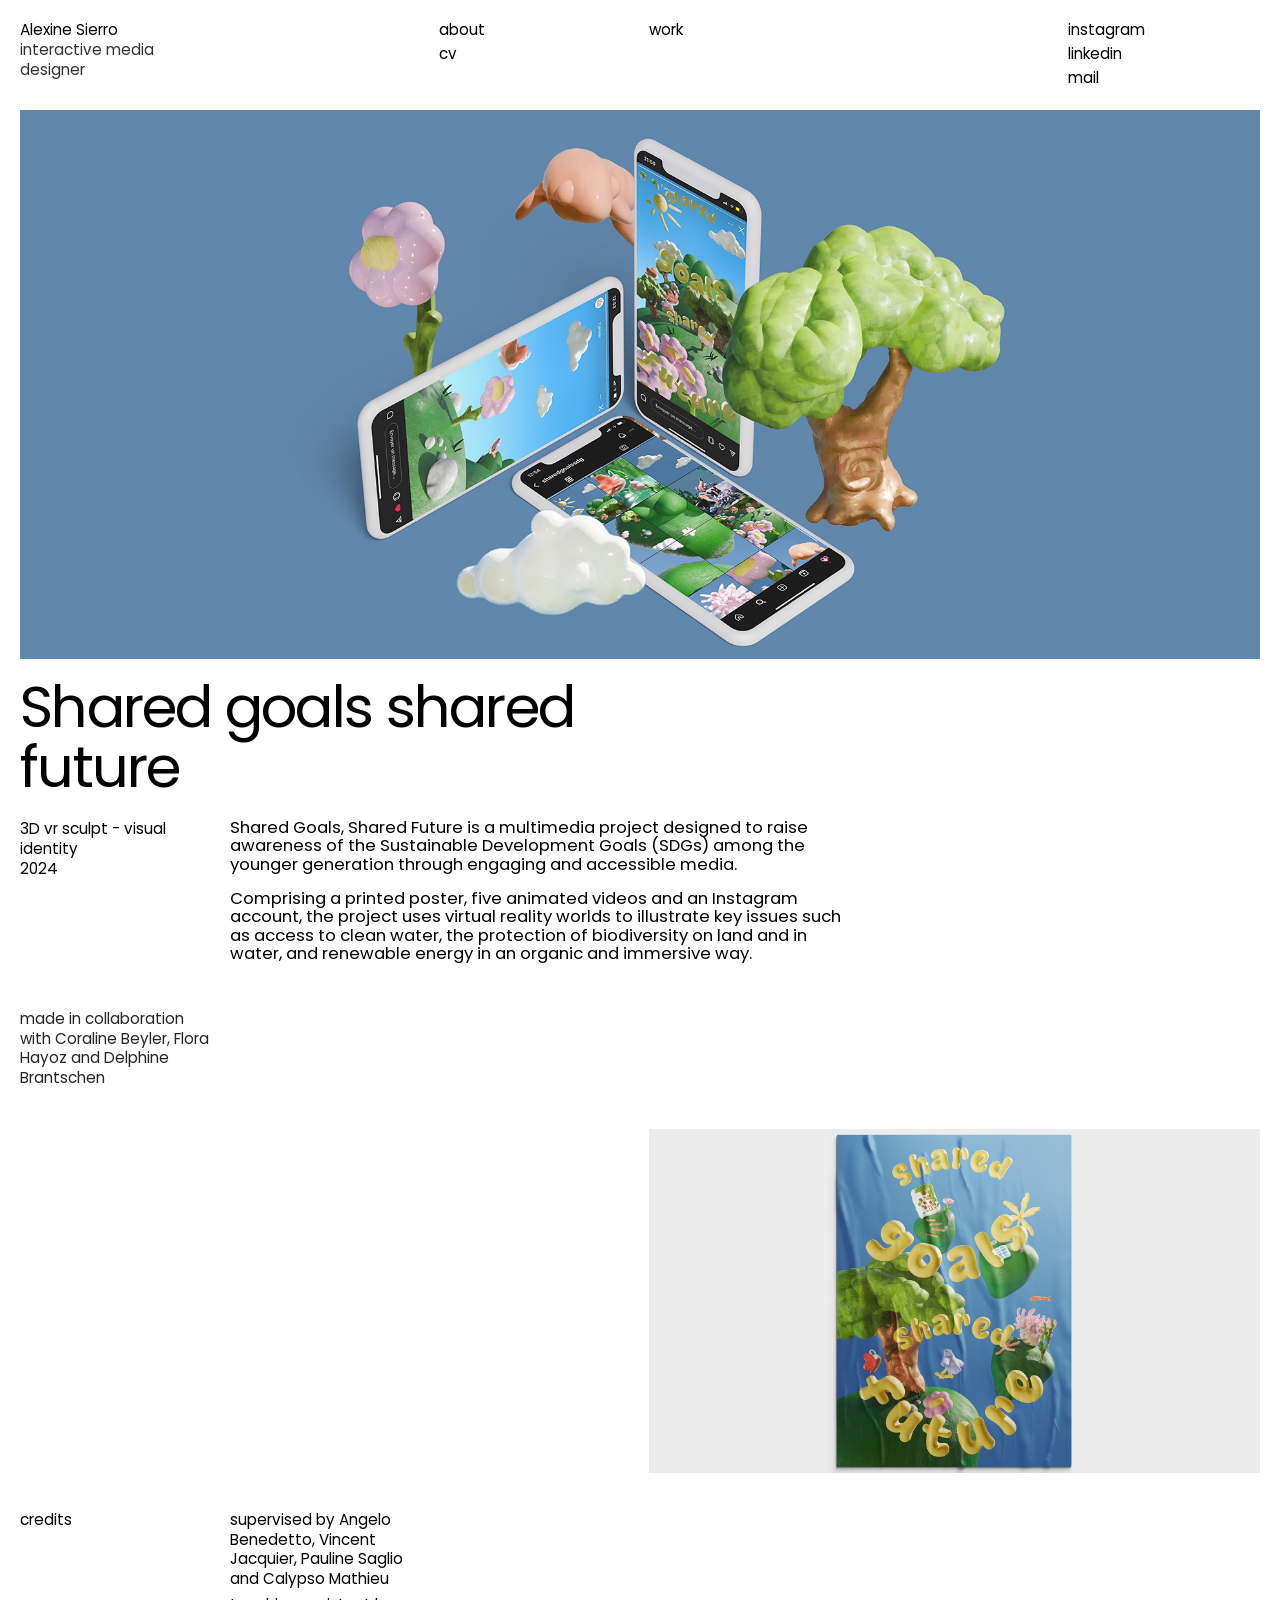
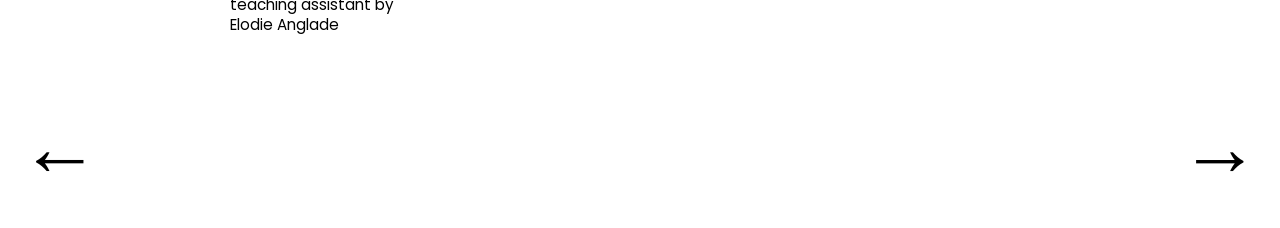
<file: shared-goals-shared-future.html>
<!DOCTYPE html>
<html lang="en">
  <head>
    <meta charset="UTF-8" />
    <meta name="viewport" content="width=device-width, initial-scale=1.0" />
    <title>Shared goals shared future – Alexine Sierro</title>
    <link rel="stylesheet" href="./style.css" />
    <script src="./script.js" defer></script>
  </head>

  <body class="is-project">
    <div class="mobile-block">
      <p>Mobile version coming soon!<br />Try it on your laptop &lt;3</p>
    </div>
    <div class="layout">
      <!-- GRID -->
      <div class="grid">
        <!-- Column 1 -->
        <div class="col col-menu">
          <div class="identity">
            <a href="./index.html" class="identity-link">
              <p class="name">Alexine Sierro</p>
              <p class="role">interactive media designer</p>
            </a>
          </div>
        </div>

        <!-- Column 2 -->
        <div class="col"></div>

        <!-- Column 3 -->
        <div class="col col-menu">
          <nav class="nav">
            <a href="./index.html#/about">about</a>
            <a href="./index.html#/cv">cv</a>
          </nav>
        </div>

        <!-- Column 4 -->
        <div class="col col-menu">
          <nav class="nav">
            <a href="./index.html#/work">work</a>
          </nav>
        </div>

        <!-- Column 5 -->
        <div class="col"></div>

        <!-- Column 6 -->
        <div class="col col-menu">
          <nav class="nav">
            <a href="https://instagram.com" target="_blank" rel="noopener"
              >instagram</a
            >
            <a href="https://linkedin.com" target="_blank" rel="noopener"
              >linkedin</a
            >
            <a href="mailto:hello@email.com">mail</a>
          </nav>
        </div>
      </div>

      <!-- OVERLAY -->
      <div class="overlay">
        <article class="project">
          <!-- HERO (TOP IMAGE = img2) -->
          <figure class="project-hero">
            <img
              src="./media/shared-goal-shared-future/shared-goal-shared-future3.jpg"
              alt=""
            />
          </figure>

          <!-- TITLE -->
          <h1 class="project-title">Shared goals shared future</h1>

          <!-- META + TEXT -->
          <div class="project-meta">
            <div class="project-meta-left">
              <p>3D vr sculpt - visual identity</p>
              <p>2024</p>
            </div>

            <div class="project-meta-right">
              <p>
                Shared Goals, Shared Future is a multimedia project designed to
                raise awareness of the Sustainable Development Goals (SDGs)
                among the younger generation through engaging and accessible
                media.
              </p>
              <p>
                Comprising a printed poster, five animated videos and an
                Instagram account, the project uses virtual reality worlds to
                illustrate key issues such as access to clean water, the
                protection of biodiversity on land and in water, and renewable
                energy in an organic and immersive way.
              </p>
            </div>
          </div>
          <div class="project-collab">
            <p>
              made in collaboration with Coraline Beyler, Flora Hayoz and
              Delphine Brantschen
            </p>
          </div>
          <!-- BIG IMAGES (BOTTOM) -->

          <div class="project-gallery">
            <div class="project-video">
              <iframe
                src="https://www.youtube.com/embed/5sPISJ6vYn4?autoplay=1&mute=1&loop=1&playlist=AiQm455NHPc&controls=1&rel=0
"
                frameborder="0"
                allow="autoplay; fullscreen; picture-in-picture"
                allowfullscreen
              ></iframe>
            </div>

            <img
              class="gallery-right"
              src="./media/shared-goal-shared-future/shared-goal-shared-future2.jpg"
              alt=""
            />
          </div>

          <!-- LIGHTBOX (click image to enlarge) -->
          <div class="lightbox" id="lightbox" aria-hidden="true">
            <img class="lightbox-img" alt="" />
          </div>

          <!-- CREDITS (BOTTOM TEXTS) -->
          <div class="project-credits">
            <p class="credits-label">credits</p>
            <p class="credits-a">
              supervised by Angelo Benedetto, Vincent Jacquier, Pauline Saglio
              and Calypso Mathieu
            </p>
            <p class="credits-b">teaching assistant by Elodie Anglade</p>
          </div>
          <nav class="project-nav">
            <a
              class="project-back-bottom arrow"
              href="./digital-cleanup-week.html"
              >←</a
            >
            <a class="project-next arrow" href="./tide-against-tide.html">→</a>
          </nav>
        </article>
      </div>
    </div>
  </body>
</html>
</file>
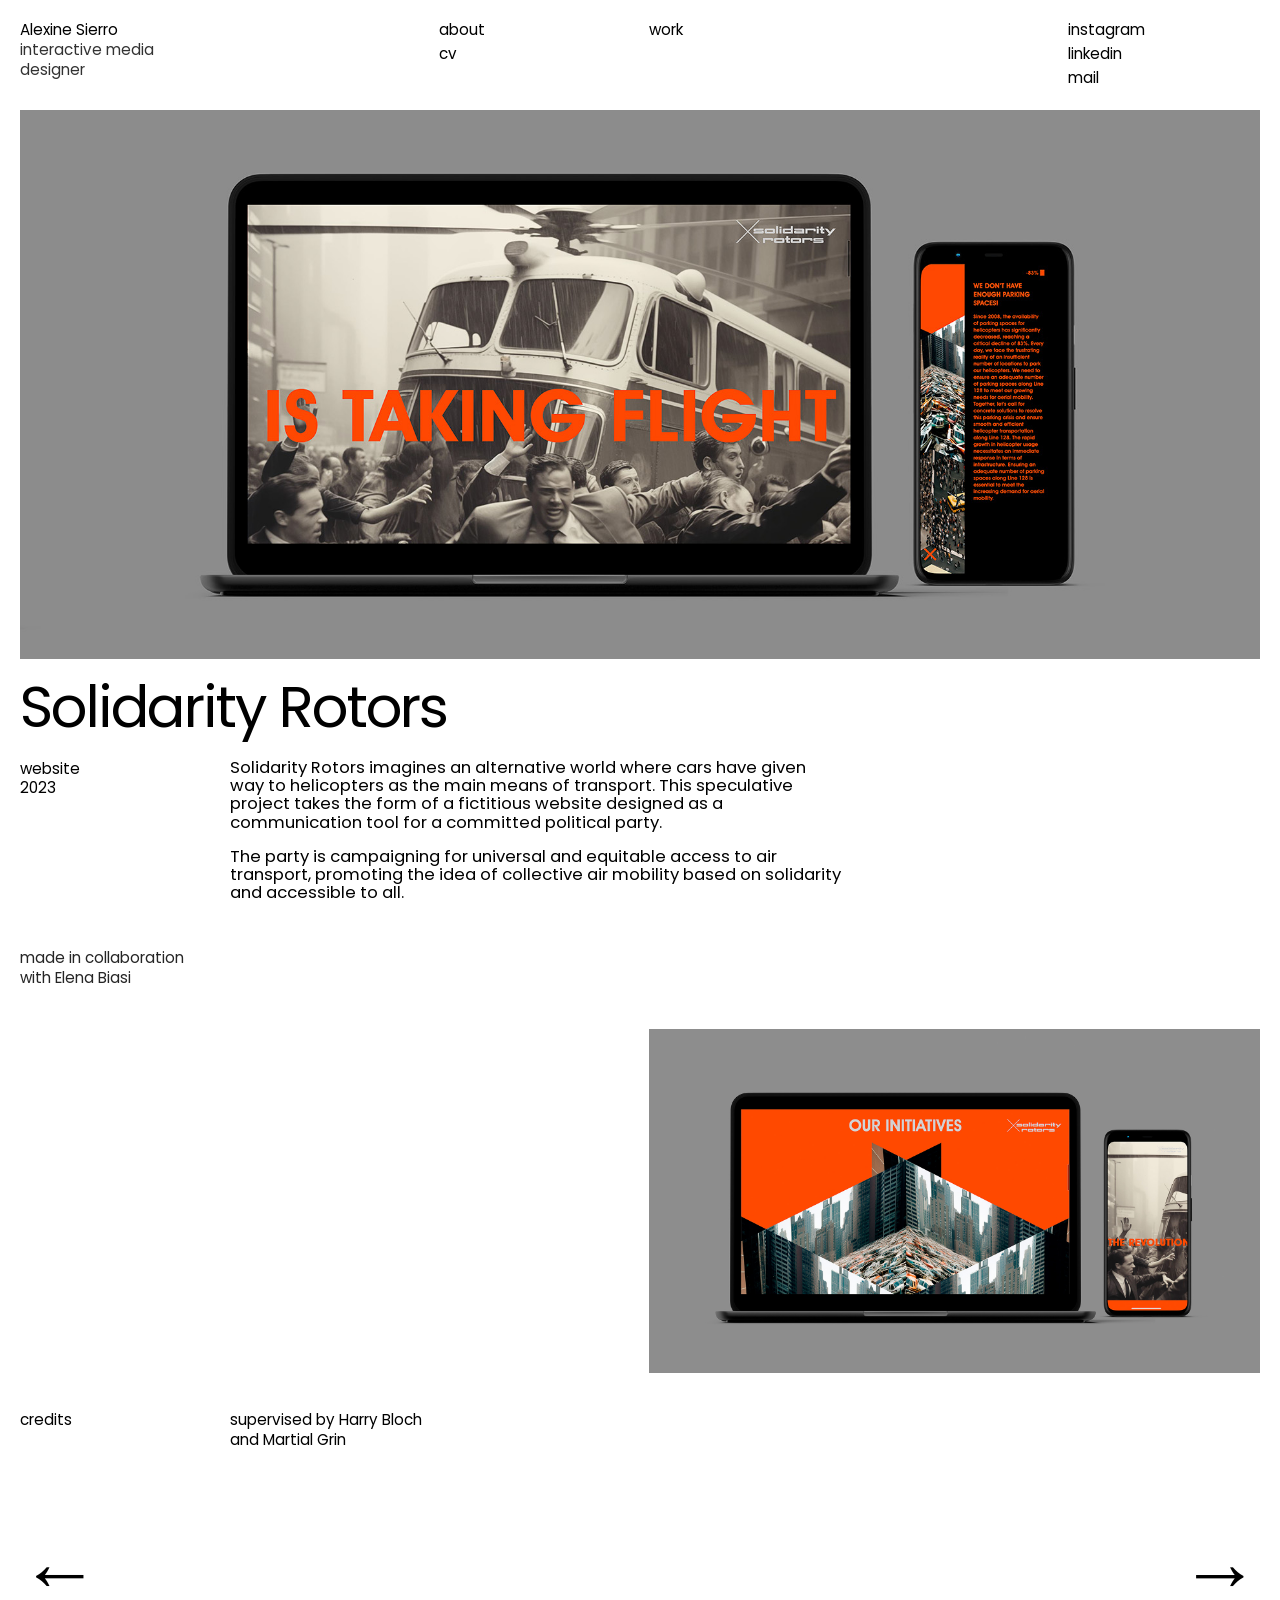
<file: solidarity-rotors.html>
<!DOCTYPE html>
<html lang="en">
  <head>
    <meta charset="UTF-8" />
    <meta name="viewport" content="width=device-width, initial-scale=1.0" />
    <title>Solidarity Rotors – Alexine Sierro</title>
    <link rel="stylesheet" href="./style.css" />
    <script src="./script.js" defer></script>
  </head>

  <body class="is-project">
    <div class="mobile-block">
      <p>Mobile version coming soon!<br />Try it on your laptop &lt;3</p>
    </div>
    <div class="layout">
      <!-- GRID -->
      <div class="grid">
        <!-- Column 1 -->
        <div class="col col-menu">
          <div class="identity">
            <a href="./index.html" class="identity-link">
              <p class="name">Alexine Sierro</p>
              <p class="role">interactive media designer</p>
            </a>
          </div>
        </div>

        <!-- Column 2 -->
        <div class="col"></div>

        <!-- Column 3 -->
        <div class="col col-menu">
          <nav class="nav">
            <a href="./index.html#/about">about</a>
            <a href="./index.html#/cv">cv</a>
          </nav>
        </div>

        <!-- Column 4 -->
        <div class="col col-menu">
          <nav class="nav">
            <a href="./index.html#/work">work</a>
          </nav>
        </div>

        <!-- Column 5 -->
        <div class="col"></div>

        <!-- Column 6 -->
        <div class="col col-menu">
          <nav class="nav">
            <a href="https://instagram.com" target="_blank" rel="noopener"
              >instagram</a
            >
            <a href="https://linkedin.com" target="_blank" rel="noopener"
              >linkedin</a
            >
            <a href="mailto:hello@email.com">mail</a>
          </nav>
        </div>
      </div>

      <!-- OVERLAY -->
      <div class="overlay">
        <article class="project">
          <!-- HERO (TOP IMAGE = img2) -->
          <figure class="project-hero">
            <img
              src="./media/solidatiry-rotors/solidarity-rotors2.jpg"
              alt=""
            />
          </figure>

          <!-- TITLE -->
          <h1 class="project-title">Solidarity Rotors</h1>

          <!-- META + TEXT -->
          <div class="project-meta">
            <div class="project-meta-left">
              <p>website</p>
              <p>2023</p>
            </div>

            <div class="project-meta-right">
              <p>
                Solidarity Rotors imagines an alternative world where cars have
                given way to helicopters as the main means of transport. This
                speculative project takes the form of a fictitious website
                designed as a communication tool for a committed political
                party.
              </p>
              <p>
                The party is campaigning for universal and equitable access to
                air transport, promoting the idea of collective air mobility
                based on solidarity and accessible to all.
              </p>
            </div>
          </div>
          <div class="project-collab">
            <p>made in collaboration with Elena Biasi</p>
          </div>

          <!-- BIG IMAGES (BOTTOM) -->

          <div class="project-gallery">
            <div class="project-video">
              <iframe
                src="https://www.youtube.com/embed/5sPISJ6vYn4?autoplay=1&mute=1&loop=1&playlist=SbvsGGksgn0&controls=1&rel=0
"
                frameborder="0"
                allow="autoplay; fullscreen; picture-in-picture"
                allowfullscreen
              ></iframe>
            </div>

            <img
              class="gallery-right"
              src="./media/solidatiry-rotors/solidarity-rotors3.jpg"
              alt=""
            />
          </div>

          <!-- LIGHTBOX (click image to enlarge) -->
          <div class="lightbox" id="lightbox" aria-hidden="true">
            <img class="lightbox-img" alt="" />
          </div>

          <!-- CREDITS (BOTTOM TEXTS) -->
          <div class="project-credits">
            <p class="credits-label">credits</p>
            <p class="credits-a">supervised by Harry Bloch and Martial Grin</p>
          </div>
          <nav class="project-nav">
            <a class="project-back-bottom arrow" href="./ crush.html">←</a>
            <a class="project-next arrow" href="./feed-fate.html">→</a>
          </nav>
        </article>
      </div>
    </div>
  </body>
</html>
</file>
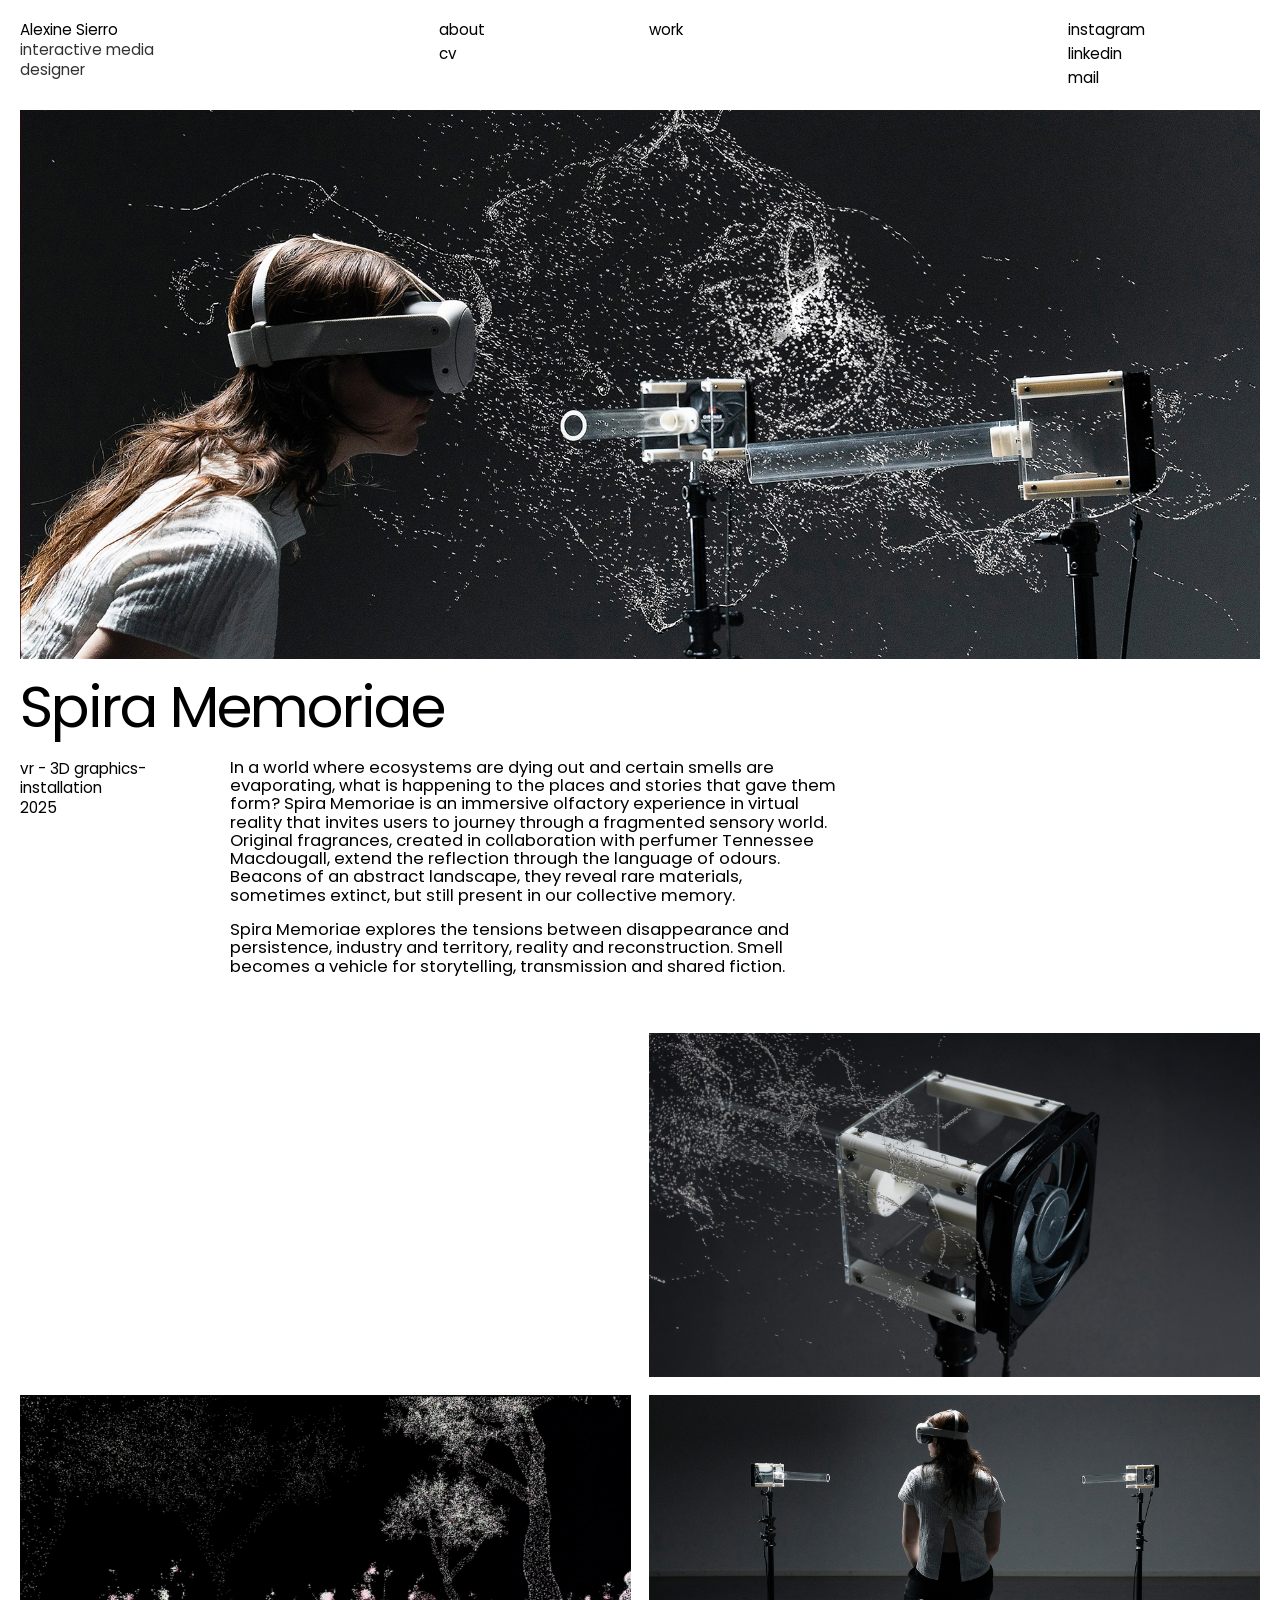
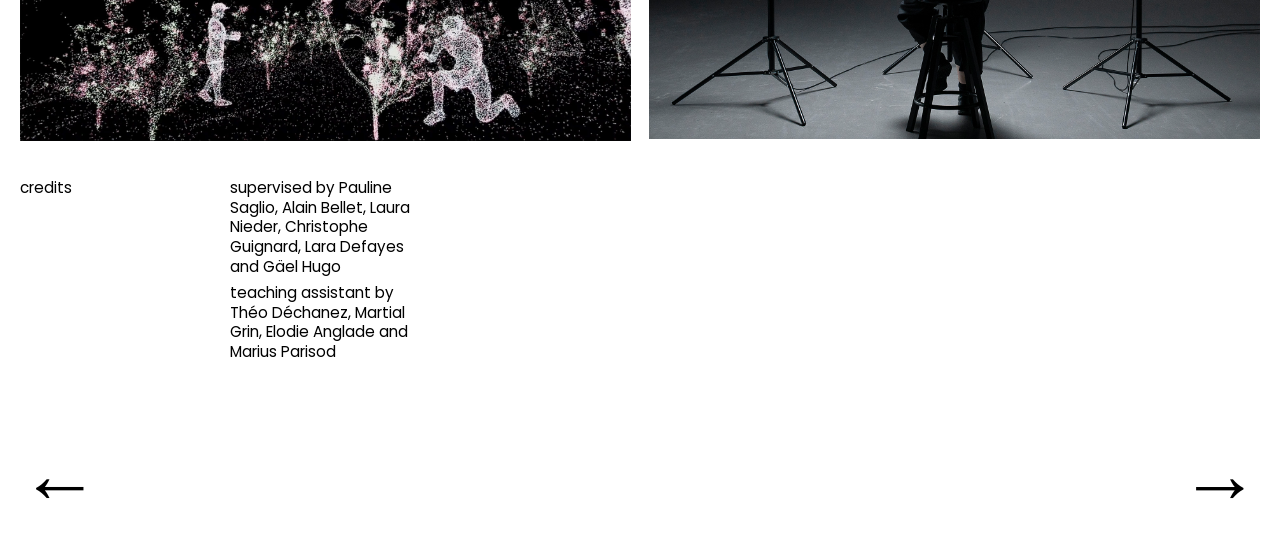
<file: spira-memoriae.html>
<!DOCTYPE html>
<html lang="en">
  <head>
    <meta charset="UTF-8" />
    <meta name="viewport" content="width=device-width, initial-scale=1.0" />
    <title>Spira memoriae – Alexine Sierro</title>
    <link rel="stylesheet" href="./style.css" />
    <script src="./script.js" defer></script>
  </head>

  <body class="is-project">
    <div class="mobile-block">
      <p>Mobile version coming soon!<br />Try it on your laptop &lt;3</p>
    </div>
    <div class="layout">
      <!-- GRID -->
      <div class="grid">
        <!-- Column 1 -->
        <div class="col col-menu">
          <div class="identity">
            <a href="./index.html" class="identity-link">
              <p class="name">Alexine Sierro</p>
              <p class="role">interactive media designer</p>
            </a>
          </div>
        </div>

        <!-- Column 2 -->
        <div class="col"></div>

        <!-- Column 3 -->
        <div class="col col-menu">
          <nav class="nav">
            <a href="./index.html#/about">about</a>
            <a href="./index.html#/cv">cv</a>
          </nav>
        </div>

        <!-- Column 4 -->
        <div class="col col-menu">
          <nav class="nav">
            <a href="./index.html#/work">work</a>
          </nav>
        </div>

        <!-- Column 5 -->
        <div class="col"></div>

        <!-- Column 6 -->
        <div class="col col-menu">
          <nav class="nav">
            <a href="https://instagram.com" target="_blank" rel="noopener"
              >instagram</a
            >
            <a href="https://linkedin.com" target="_blank" rel="noopener"
              >linkedin</a
            >
            <a href="mailto:hello@email.com">mail</a>
          </nav>
        </div>
      </div>

      <!-- OVERLAY -->
      <div class="overlay">
        <article class="project">
          <!-- HERO (TOP IMAGE = img2) -->
          <figure class="project-hero">
            <img src="./media/Spira-memoriae/SpiraMemoriae3.jpg" alt="" />
          </figure>

          <!-- TITLE -->
          <h1 class="project-title">Spira Memoriae</h1>

          <!-- META + TEXT -->
          <div class="project-meta">
            <div class="project-meta-left">
              <p>vr - 3D graphics- installation</p>
              <p>2025</p>
            </div>

            <div class="project-meta-right">
              <p>
                In a world where ecosystems are dying out and certain smells are
                evaporating, what is happening to the places and stories that
                gave them form? Spira Memoriae is an immersive olfactory
                experience in virtual reality that invites users to journey
                through a fragmented sensory world. Original fragrances, created
                in collaboration with perfumer Tennessee Macdougall, extend the
                reflection through the language of odours. Beacons of an
                abstract landscape, they reveal rare materials, sometimes
                extinct, but still present in our collective memory.
              </p>
              <p>
                Spira Memoriae explores the tensions between disappearance and
                persistence, industry and territory, reality and reconstruction.
                Smell becomes a vehicle for storytelling, transmission and
                shared fiction.
              </p>
            </div>
          </div>

          <!-- BIG IMAGES (BOTTOM) -->
          <div class="project-gallery">
            <div class="project-video">
              <iframe
                src="https://player.vimeo.com/video/1113842030?autoplay=1&muted=1&loop=1&controls=1&title=0&byline=0&portrait=0"
                frameborder="0"
                allow="autoplay; fullscreen; picture-in-picture"
                allowfullscreen
              ></iframe>
            </div>

            <img
              class="gallery-right"
              src="./media/Spira-memoriae/SpiraMemoriae2.jpg"
              alt=""
            />

            <!-- Row 2 -->
            <img
              class="gallery-left"
              src="./media/Spira-memoriae/SpiraMemoriae4.jpg"
              alt=""
            />

            <img
              class="gallery-right"
              src="./media/Spira-memoriae/SpiraMemoriae5.png"
              alt=""
            />
          </div>

          <!-- LIGHTBOX (click image to enlarge) -->
          <div class="lightbox" id="lightbox" aria-hidden="true">
            <img class="lightbox-img" alt="" />
          </div>

          <!-- CREDITS (BOTTOM TEXTS) -->
          <div class="project-credits">
            <p class="credits-label">credits</p>
            <p class="credits-a">
              supervised by Pauline Saglio, Alain Bellet, Laura Nieder,
              Christophe Guignard, Lara Defayes and Gäel Hugo
            </p>
            <p class="credits-b">
              teaching assistant by Théo Déchanez, Martial Grin, Elodie Anglade
              and Marius Parisod
            </p>
          </div>
          <nav class="project-nav">
            <a class="project-back-bottom arrow" href="./fungal-wildness.html"
              >←</a
            >
            <a class="project-next arrow" href="./ tap-seeker.html">→</a>
          </nav>
        </article>
      </div>
    </div>
  </body>
</html>
</file>
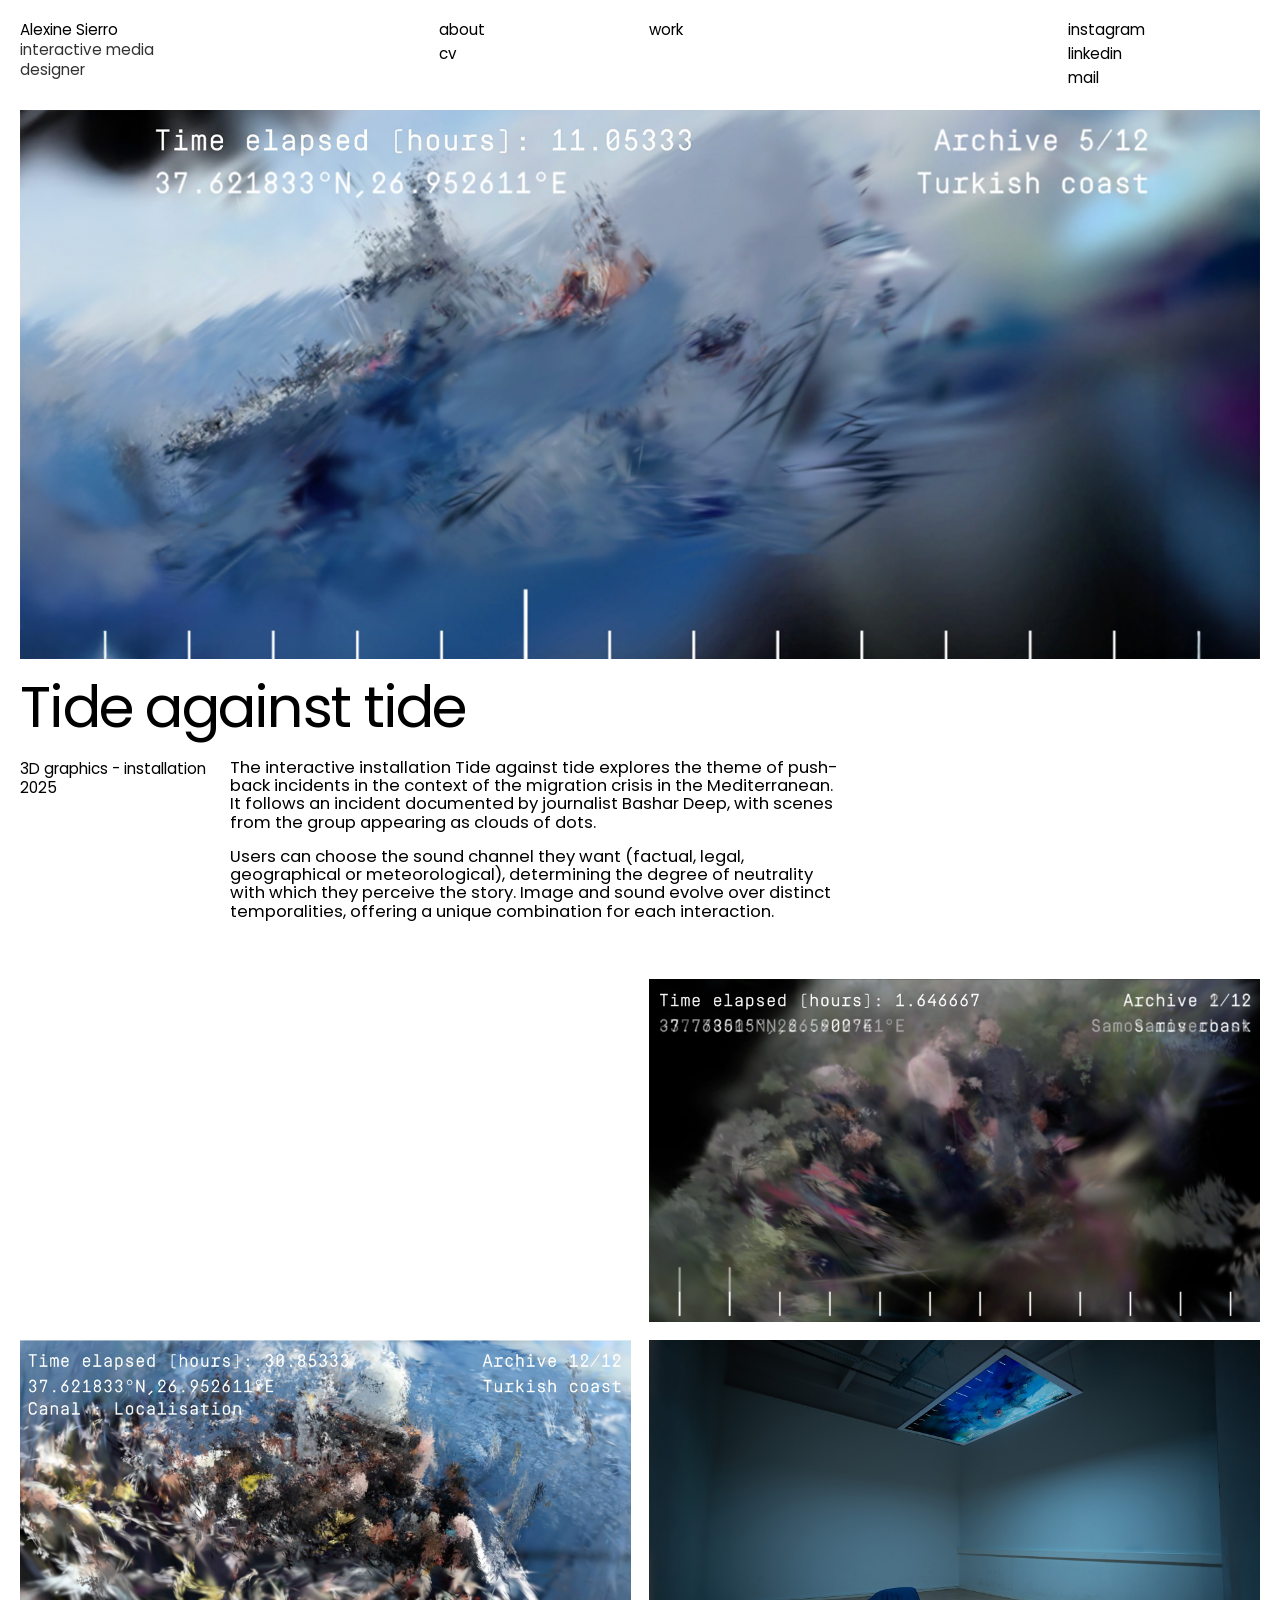
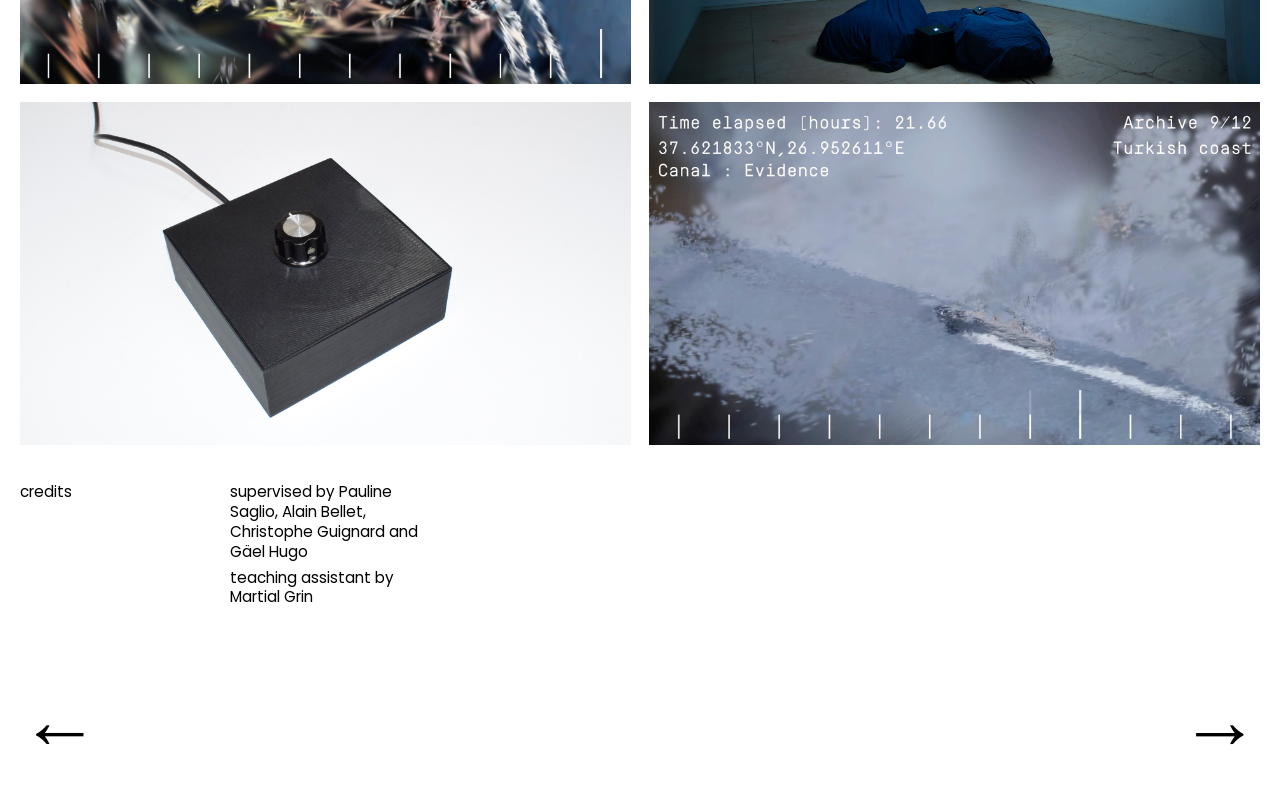
<file: tide-against-tide.html>
<!DOCTYPE html>
<html lang="en">
  <head>
    <meta charset="UTF-8" />
    <meta name="viewport" content="width=device-width, initial-scale=1.0" />
    <title>tide against tide – Alexine Sierro</title>
    <link rel="stylesheet" href="./style.css" />
    <script src="./script.js" defer></script>
  </head>

  <body class="is-project">
    <div class="mobile-block">
      <p>Mobile version coming soon!<br />Try it on your laptop &lt;3</p>
    </div>
    <div class="layout">
      <!-- GRID -->
      <div class="grid">
        <!-- Column 1 -->
        <div class="col col-menu">
          <div class="identity">
            <a href="./index.html" class="identity-link">
              <p class="name">Alexine Sierro</p>
              <p class="role">interactive media designer</p>
            </a>
          </div>
        </div>

        <!-- Column 2 -->
        <div class="col"></div>

        <!-- Column 3 -->
        <div class="col col-menu">
          <nav class="nav">
            <a href="./index.html#/about">about</a>
            <a href="./index.html#/cv">cv</a>
          </nav>
        </div>

        <!-- Column 4 -->
        <div class="col col-menu">
          <nav class="nav">
            <a href="./index.html#/work">work</a>
          </nav>
        </div>

        <!-- Column 5 -->
        <div class="col"></div>

        <!-- Column 6 -->
        <div class="col col-menu">
          <nav class="nav">
            <a href="https://instagram.com" target="_blank" rel="noopener"
              >instagram</a
            >
            <a href="https://linkedin.com" target="_blank" rel="noopener"
              >linkedin</a
            >
            <a href="mailto:hello@email.com">mail</a>
          </nav>
        </div>
      </div>

      <!-- OVERLAY -->
      <div class="overlay">
        <article class="project">
          <!-- HERO (TOP IMAGE = img2) -->
          <figure class="project-hero">
            <img
              src="./media/tide-against-tide/tide-against-tide4.jpg"
              alt=""
            />
          </figure>

          <!-- TITLE -->
          <h1 class="project-title">Tide against tide</h1>

          <!-- META + TEXT -->
          <div class="project-meta">
            <div class="project-meta-left">
              <p>3D graphics - installation</p>
              <p>2025</p>
            </div>

            <div class="project-meta-right">
              <p>
                The interactive installation Tide against tide explores the theme
                of push-back incidents in the context of the migration crisis in
                the Mediterranean. It follows an incident documented by
                journalist Bashar Deep, with scenes from the group appearing as
                clouds of dots.
              </p>
              <p>
                Users can choose the sound channel they want (factual, legal,
                geographical or meteorological), determining the degree of
                neutrality with which they perceive the story. Image and sound
                evolve over distinct temporalities, offering a unique
                combination for each interaction.
              </p>
            </div>
          </div>

          <!-- BIG IMAGES (BOTTOM) -->
          <div class="project-gallery">
            <div class="project-video">
              <iframe
                src="https://www.youtube.com/embed/5sPISJ6vYn4?autoplay=1&mute=1&loop=1&playlist=B8rwXqmcj6o&controls=1&rel=0"
                frameborder="0"
                allow="autoplay; fullscreen; picture-in-picture"
                allowfullscreen
              ></iframe>
            </div>

            <img
              class="gallery-right"
              src="./media/tide-against-tide/tide-against-tide3.jpg"
              alt=""
            />

            <!-- Row 2 -->
            <img
              class="gallery-left"
              src="./media/tide-against-tide/tide-against-tide5.jpg"
              alt=""
            />

            <img
              class="gallery-right"
              src="./media/tide-against-tide/tide-against-tide2.jpg"
              alt=""
            />

            <!-- Row 3 -->
            <img
              class="gallery-left"
              src="./media/tide-against-tide/tide-against-tide6.jpg"
              alt=""
            />

            <img
              class="gallery-right"
              src="./media/tide-against-tide/tide-against-tide7.jpg"
              alt=""
            />
          </div>

          <!-- LIGHTBOX (click image to enlarge) -->
          <div class="lightbox" id="lightbox" aria-hidden="true">
            <img class="lightbox-img" alt="" />
          </div>

          <!-- CREDITS (BOTTOM TEXTS) -->
          <div class="project-credits">
            <p class="credits-label">credits</p>
            <p class="credits-a">
              supervised by Pauline Saglio, Alain Bellet, Christophe Guignard
              and Gäel Hugo
            </p>
            <p class="credits-b">teaching assistant by Martial Grin</p>
          </div>
          <nav class="project-nav">
            <a
              class="project-back-bottom arrow"
              href="./shared-goals-shared-future.html"
              >←</a
            >
            <a class="project-next arrow" href="./corpuscule.html">→</a>
          </nav>
        </article>
      </div>
    </div>
  </body>
</html>
</file>
<file: style.css>
/* ======================
   RESET
====================== */
* {
  margin: 0;
  padding: 0;
  box-sizing: border-box;
}

/* ======================
   VARIABLES
====================== */
:root {
  --outer: clamp(0.9rem, 2vw, 1.25rem);
  --gutter: clamp(0.8rem, 1.6vw, 1.1rem);
  --col-pad: clamp(0.6rem, 1.6vw, 1rem);

  --about-top: clamp(6.5rem, 18vh, 10rem);
  --work-top: clamp(6.5rem, 16vh, 9rem);
  --cv-top: clamp(6.5rem, 18vh, 10rem);

  --active-opacity: 0.45;

  --preview-ease: cubic-bezier(0.2, 0.8, 0.2, 1);
  --preview-open-ms: 620ms;
  --preview-fade-ms: 320ms;

  --project-title-size: clamp(2.5rem, 4.5vw, 4rem);
  --menu-band: clamp(5.5rem, 10vh, 7.5rem);

  --text-size: clamp(1rem, 1.3vw, 1.2rem);
  --text-line: 1.1;
  --menu-text-size: clamp(0.95rem, 1.1vw, 1.1rem); /* TAILLE SOMMAIRE */
  --menu-text-line: 1.3;

  --credits-gap: 1rem;
  --credits-between: 0.6rem; /* spacing between credit A and B */
  --page-bottom: 2rem; /* space after credits */
}

@font-face {
  font-family: "Poppins";
  src: url("./Poppins/Poppins-Regular.ttf") format("truetype");
  font-style: var(--text-size);
  line-height: var(--text-line);
}

@font-face {
  font-family: "Poppins";
  src: url("./Poppins/Poppins-ExtraLight.ttf") format("truetype");
  font-weight: 200;
  font-style: normal;
}

/* ======================
   BASE
====================== */
body {
  font-family: "Poppins", regular;
  font-size: var(--text-size);
  line-height: var(--text-line);
}

a {
  color: inherit;
  text-decoration: none;
}

/* ======================
   LAYOUT
====================== */

.layout {
  position: relative;
  min-height: 100vh;
}

/* ======================
   GRID (BACKGROUND + MENUS)
====================== */
.grid {
  display: grid;
  grid-template-columns: repeat(6, minmax(0, 1fr));
  gap: var(--gutter);
  padding: var(--outer);
  min-height: 100vh;

  position: relative;
  z-index: 1; /* ✅ menus layer sits above overlay */
}

.col {
  position: relative;
  min-height: 100vh;
  padding: var(--col-pad);
  background: transparent;
}

.col::before {
  content: "";
  position: absolute;
  inset: 0;
  background: #ffffff;
  z-index: 0;
}

/* menu/identity text above everything */
.col > * {
  position: relative;
  z-index: 60;
  pointer-events: auto;
}

/* remove the inner padding ONLY where you want perfect left alignment */
.col.col-menu {
  padding-left: 0;
  padding-right: 0;
  padding-top: 0;
}

/* ======================
   IDENTITY + NAV
====================== */
.identity {
  display: flex;
  flex-direction: column;
  gap: 0.25rem;
}

.role {
  opacity: 0.8;
}

.nav {
  display: flex;
  flex-direction: column;
  gap: 0.25rem;
  align-items: flex-start;
}

.identity,
.nav {
  padding-left: 0;
  font-size: var(--menu-text-size);
  line-height: var(--menu-text-line);
}

.nav a {
  display: block;
  white-space: nowrap;
  transition: opacity 0.2s ease;
}

.nav a:hover {
  opacity: 0.6;
}

.nav a.active {
  opacity: var(--active-opacity);
}

/* ======================
   OVERLAY (ALL CONTENT)
   Important:
   - overlay is BELOW the menus
   - overlay IS clickable
====================== */
.overlay {
  display: grid;
  grid-template-columns: repeat(6, minmax(0, 1fr));
  gap: var(--gutter);
  padding: var(--outer);

  position: absolute;
  inset: 0;

  z-index: 20; /* under menus */
  pointer-events: none; /* ✅ never blocks menus */
}

/* ======================
   CONTENT (ABOUT / WORK / CV)
====================== */
.content {
  display: none;
  pointer-events: auto;
  grid-column: 3 / 5;
  align-self: start;
  justify-self: stretch;
  width: 100%;
  line-height: 1.45;
}

.content.visible {
  display: block;
}

.about {
  margin-top: var(--about-top);
  max-width: 32rem;
  justify-self: start;
}

.work {
  margin-top: var(--work-top);
  max-width: none;
}

/* ======================
   WORK LIST
====================== */
.work-list {
  list-style: none;
  width: 100%;
  display: flex;
  flex-direction: column;
  gap: 1.15rem;
}

.work-item {
  display: grid;
  grid-template-columns: 1fr 1fr;
  column-gap: var(--gutter);
  cursor: pointer;
  user-select: none;
}

.work-item .year {
  text-align: right;
}

.work-item .meta {
  display: flex;
  flex-direction: column;
  gap: 0.25rem;
}

.work-item .tag {
  opacity: 0.85;
}

.work-item:hover .title {
  opacity: 0.7;
}

/* Work list — fade entire row on hover */
.work-item:hover {
  opacity: 0.45; /* adjust to taste */
}

/* Preview row */
.work-preview {
  display: grid;
  grid-template-columns: 1fr 1fr;
  column-gap: var(--gutter);
}

/*
.work-preview .preview-spacer {
  grid-column: 2;  ✅ under meta column 
} */

/* container that holds the preview image: align content to the RIGHT */
.work-preview .preview-spacer {
  grid-column: 2;
}

.preview-spacer {
  overflow: hidden;
  height: 0;
  opacity: 0;
  transform: translateY(-10px);
  transition: height var(--preview-open-ms) var(--preview-ease),
    opacity var(--preview-fade-ms) ease,
    transform var(--preview-open-ms) var(--preview-ease);
}

.work-preview.is-open .preview-spacer {
  opacity: 1;
  transform: translateY(0);
  margin-top: 0.8rem;
  margin-bottom: 0.8rem;
}

/* default = PORTRAIT (narrower) */
.preview-inline-img {
  width: auto; /* 👈 important */
  max-width: 100%;
  height: auto;
  display: block;
  object-fit: contain;
  max-height: 45vh;
}

/* landscape = fill the column width */
.preview-inline-img.is-landscape {
  width: 100%; /* 👈 landscape stays big */
  max-height: 70vh;
}

/* élargit seulement le bloc Work */
.content.work {
  grid-column: 2 / 6;
}

/* ======================
   CV
====================== */
.content.cv {
  margin-top: var(--cv-top);
  grid-column: 1 / -1;
}

/* IMPORTANT: allow ALL CV grid items to shrink inside their columns */
.content.cv.visible > * {
  line-height: 1.35; /* pick what feels right */
  min-width: 0;
}

.content.cv.visible {
  display: grid;
  grid-template-columns: repeat(6, minmax(0, 1fr));
  gap: var(--gutter);
  align-items: start;
  min-height: calc(100vh - var(--cv-top) - (var(--outer) * 2));
  min-width: 0;
  overflow-wrap: anywhere;
  overflow-x: hidden;
}

.cv-title {
  font-size: clamp(1rem, 1.3vw, 1.2rem);
  font-weight: 400;
  margin-bottom: 0.75rem;
}

.cv-title-spaced {
  margin-top: 2.25rem;
  margin-bottom: 0.75rem;
}

.cv-rows {
  display: flex;
  flex-direction: column;
  gap: 1.35rem;
}

.cv-row {
  display: block;
}

.cv-year {
  display: block;
  white-space: nowrap;
}

.cv-text {
  display: block;
  min-width: 0;
  font-size: clamp(1rem, 1.3vw, 1.2rem);
}

.cv-list p + p {
  margin-top: 0.2rem;
}

.cv-cursus {
  grid-column: 1 / 2;
}

.cv-presence {
  grid-column: 3 / 4;
}

.cv-nominations {
  grid-column: 4 / 5;
  min-width: 0;
  max-width: 100%;
  overflow: hidden; /* last-resort clip instead of spilling */
}
.cv-nominations p {
  overflow-wrap: anywhere;
  word-break: break-word;
}

/* Let flex children shrink + wrap properly */
.cv-nominations .cv-rows,
.cv-nominations .cv-row,
.cv-nominations .cv-text {
  min-width: 0;
  max-width: 100%;
  font-size: clamp(1rem, 1.3vw, 1.2rem);
}

.cv-skills {
  grid-column: 6 / 7;
}

/* ======================
   PROJECT PAGE
====================== */
.is-project .project {
  pointer-events: auto;
  grid-column: 1 / -1;

  display: grid;
  grid-template-columns: repeat(6, minmax(0, 1fr));
  gap: var(--gutter);

  width: 100%;
  margin-top: var(--menu-band);
}

/* HERO */
.is-project .project-hero {
  grid-column: 1 / -1;
}

.is-project .project-hero img {
  width: 100%;
  height: auto;
  display: block;
  object-fit: contain;
}

/* TITLE */
.is-project .project-title {
  grid-column: 1 / 4;
  font-size: var(--project-title-size);
  font-weight: 400;
  line-height: 1.05;
  letter-spacing: -0.03em; /* 👈 tighter, elegant */
}

/* META */

/* PROJECT TEXT in 2 columns 
.is-project .project-meta-right {
  column-count: 2;
  column-gap: var(--gutter);
  column-fill: balance; /* nicer distribution 
} */

/* keep paragraphs clean inside columns */
.is-project .project-meta-right p {
  break-inside: avoid;
  margin: 0 0 1rem;
}

.is-project .project-meta {
  grid-column: 1 / -1;
  display: grid;
  grid-template-columns: repeat(6, minmax(0, 1fr));
  gap: var(--gutter);
  margin-top: 0.25rem;
}

.is-project .project-meta-left {
  grid-column: 1 / 2;
}

.is-project .project-meta-right {
  grid-column: 2 / 5;
}

.is-project .project-meta-right p + p {
  margin-top: 1rem;
}

/* GALLERY */
.is-project .project-gallery {
  grid-column: 1 / -1;
  display: grid;
  grid-template-columns: repeat(6, minmax(0, 1fr));
  gap: var(--gutter);
  margin-top: 1.5rem;
}

/* GALLERY */
.is-project .project-gallery {
  grid-column: 1 / -1;
  display: grid;
  grid-template-columns: repeat(6, minmax(0, 1fr));
  gap: var(--gutter);
  --col-pad: 1rem;
  margin-top: 1.5rem;
}

.is-project .project-gallery > .gallery-left {
  grid-column: 1 / 4 !important;
}
.is-project .project-gallery > .gallery-right {
  grid-column: 4 / 7 !important;
}

/* images */
.is-project .project-gallery img {
  width: 100%;
  height: auto;
  display: block;
  object-fit: cover;
}

.is-project .project-gallery .project-video {
  grid-column: 1 / 4;
}

.project-video {
  position: relative;
  width: 100%;
  padding-top: 56.25%; /* 16:9 */
}

.project-video iframe {
  position: absolute;
  inset: 0;
  width: 100%;
  height: 100%;
}

/* ======================
   CREDITS (YOU REQUESTED: B UNDER A, SAME COLUMN)
====================== */
.is-project .project-credits {
  grid-column: 1 / -1;
  width: 100%;

  display: grid;
  grid-template-columns: repeat(6, minmax(0, 1fr));
  column-gap: var(--gutter);
  row-gap: 0.4rem;

  margin-top: 1.2rem; /* small space after photos */
  margin-bottom: var(--page-bottom);

  align-items: start;

  font-size: var(--menu-text-size);
  line-height: var(--menu-text-line);
}

.is-project .project-credits > p {
  margin: 0;
}

/* label stays in col 1 */
.is-project .credits-label {
  grid-column: 1 / 2;
}

/* credit B UNDER A, same column */
.is-project .credits-b {
  grid-column: 2 / 3;
}

/* collaboration under the project text */
.is-project .project-collab {
  grid-column: 1 / 2; /* first column */
  margin-top: 0.75rem; /* small gap under text */
  margin-bottom: 0; /* no extra gap before gallery */
  opacity: 0.85;
}

/* ======================
   PROJECT NAV (NEXT)
====================== */
.is-project .project-nav {
  grid-column: 1 / -1;
  display: grid;
  grid-template-columns: repeat(6, minmax(0, 1fr));
  column-gap: var(--gutter);
  align-items: start;

  /* space from credits + bottom breathing room */
  margin-top: 2rem;
  padding-bottom: var(--page-bottom);
}

/* next = right side of col 6 */
.is-project .project-next {
  grid-column: 6 / 7;
  justify-self: end;
}

/* back = left side of col 6 */
.is-project .project-back-bottom {
  grid-column: 1/3;
  justify-self: start;
}

/* left meta (date + technique) */
.is-project .project-meta-left {
  font-size: var(--menu-text-size);
  line-height: var(--menu-text-line);
}

/* collaboration line under text */
.is-project .project-collab {
  font-size: var(--menu-text-size);
  line-height: var(--menu-text-line);
}

/* bottom credits */
.is-project .project-credits {
  font-size: var(--menu-text-size);
  line-height: var(--menu-text-line);
}

/* ======================
   LIGHTBOX
====================== */

/* make images feel clickable */
.project-hero img,
.project-gallery img {
  cursor: zoom-in;
}

/* overlay */
.lightbox {
  position: fixed;
  inset: 0;
  z-index: 9999;

  display: none; /* hidden by default */
  align-items: center;
  justify-content: center;

  background: rgba(255, 255, 255, 0.25);
  backdrop-filter: blur(12px);
  -webkit-backdrop-filter: blur(12px);

  padding: 1rem;
}

/* open state */
.lightbox.is-open {
  display: flex;
}

/* image inside */
.lightbox-img {
  max-width: 80vw; /* BIG */
  max-height: 80vh; /* BIG */
  width: auto;
  height: auto;
  display: block;
  object-fit: contain;
  cursor: zoom-out;
}

/* close button (inherits your Poppins font) */
.lightbox-close {
  position: absolute;
  top: 1.25rem;
  right: 1.25rem;

  font-family: inherit;
  font-size: 2rem;
  line-height: 1;

  background: transparent;
  border: none;
  cursor: pointer;

  padding: 0.25rem 0.5rem;
  opacity: 0.9;
}

.lightbox-close:hover {
  opacity: 0.5;
}

/* prevent scroll when open */
body.lightbox-open {
  overflow: hidden;
}

/* ======================
   PROJECT NAV ARROWS
====================== */
.is-project .project-nav .arrow {
  font-size: 5rem; /* size of the arrows */
  line-height: 1;
  text-decoration: none;
  transition: opacity 0.2s ease, transform 0.2s ease;
}

.is-project .project-nav .arrow:hover {
  opacity: 0.5;
  transform: translateX(2px);
}

/* subtle directional nudge */
.is-project .project-nav .project-back-bottom:hover {
  transform: translateX(-2px);
}

.preview-inline-img {
  cursor: pointer;
}

.preview-inline-img {
  cursor: pointer;
  transition: opacity 0.2s ease;
}

.preview-inline-img:hover {
  opacity: 0.8;
}

@media (max-width: 1100px) {
  /* give content a bit more room */
  .content {
    grid-column: 2 / 6;
  }

  /* project text spans a bit wider */
  .is-project .project-meta-right {
    grid-column: 2 / 6;
  }

  /* title spans wider too */
  .is-project .project-title {
    grid-column: 1 / 5;
  }
}
/* ======================
   MOBILE
====================== */
@media (max-width: 900px) {
  .content.cv.visible {
    grid-template-columns: repeat(2, 1fr);
    min-height: auto;
  }

  .cv-cursus,
  .cv-presence,
  .cv-nominations,
  .cv-skills {
    grid-column: 1 / -1;
  }

  .is-project .project {
    grid-template-columns: repeat(2, 1fr);
    margin-top: var(--menu-band);
  }

  .is-project .project-hero,
  .is-project .project-title,
  .is-project .project-meta,
  .is-project .project-gallery,
  .is-project .project-credits {
    grid-column: 1 / -1;
  }

  .is-project .project-meta {
    grid-template-columns: 1fr;
  }

  .is-project .project-meta-left,
  .is-project .project-meta-right {
    grid-column: 1;
  }

  .is-project .project-gallery {
    grid-template-columns: 1fr;
  }

  .is-project .project-gallery img:nth-child(1),
  .is-project .project-gallery img:nth-child(2) {
    grid-column: 1;
  }

  /* credits stack on mobile */
  .is-project .project-credits {
    grid-template-columns: 1fr;
    row-gap: 0.8rem;
  }

  .is-project .credits-label,
  .is-project .credits-a,
  .is-project .credits-b {
    grid-column: 1;
    text-align: left;
  }

  .is-project .project-nav {
    grid-template-columns: 1fr;
    padding-bottom: var(--page-bottom);
  }

  .is-project .project-next {
    grid-column: 1;
  }
}

/* ===== MOBILE BLOCK: desktop hidden, mobile visible ===== */

/* Desktop default: hide the message */
.mobile-block {
  display: none !important;
}

/* Mobile: show message and hide site */
@media (max-width: 900px) {
  .layout {
    display: none !important;
  }

  .mobile-block {
    display: flex !important;
    position: fixed;
    inset: 0;
    background: #fff;
    z-index: 999999;
    align-items: center;
    justify-content: center;
    text-align: center;
    padding: 2rem;
  }

  .mobile-block p {
    font-size: 1.2rem;
    line-height: 1.4;
    font-family: "Poppins", sans-serif;
    opacity: 0.9;
  }
}
</file>
